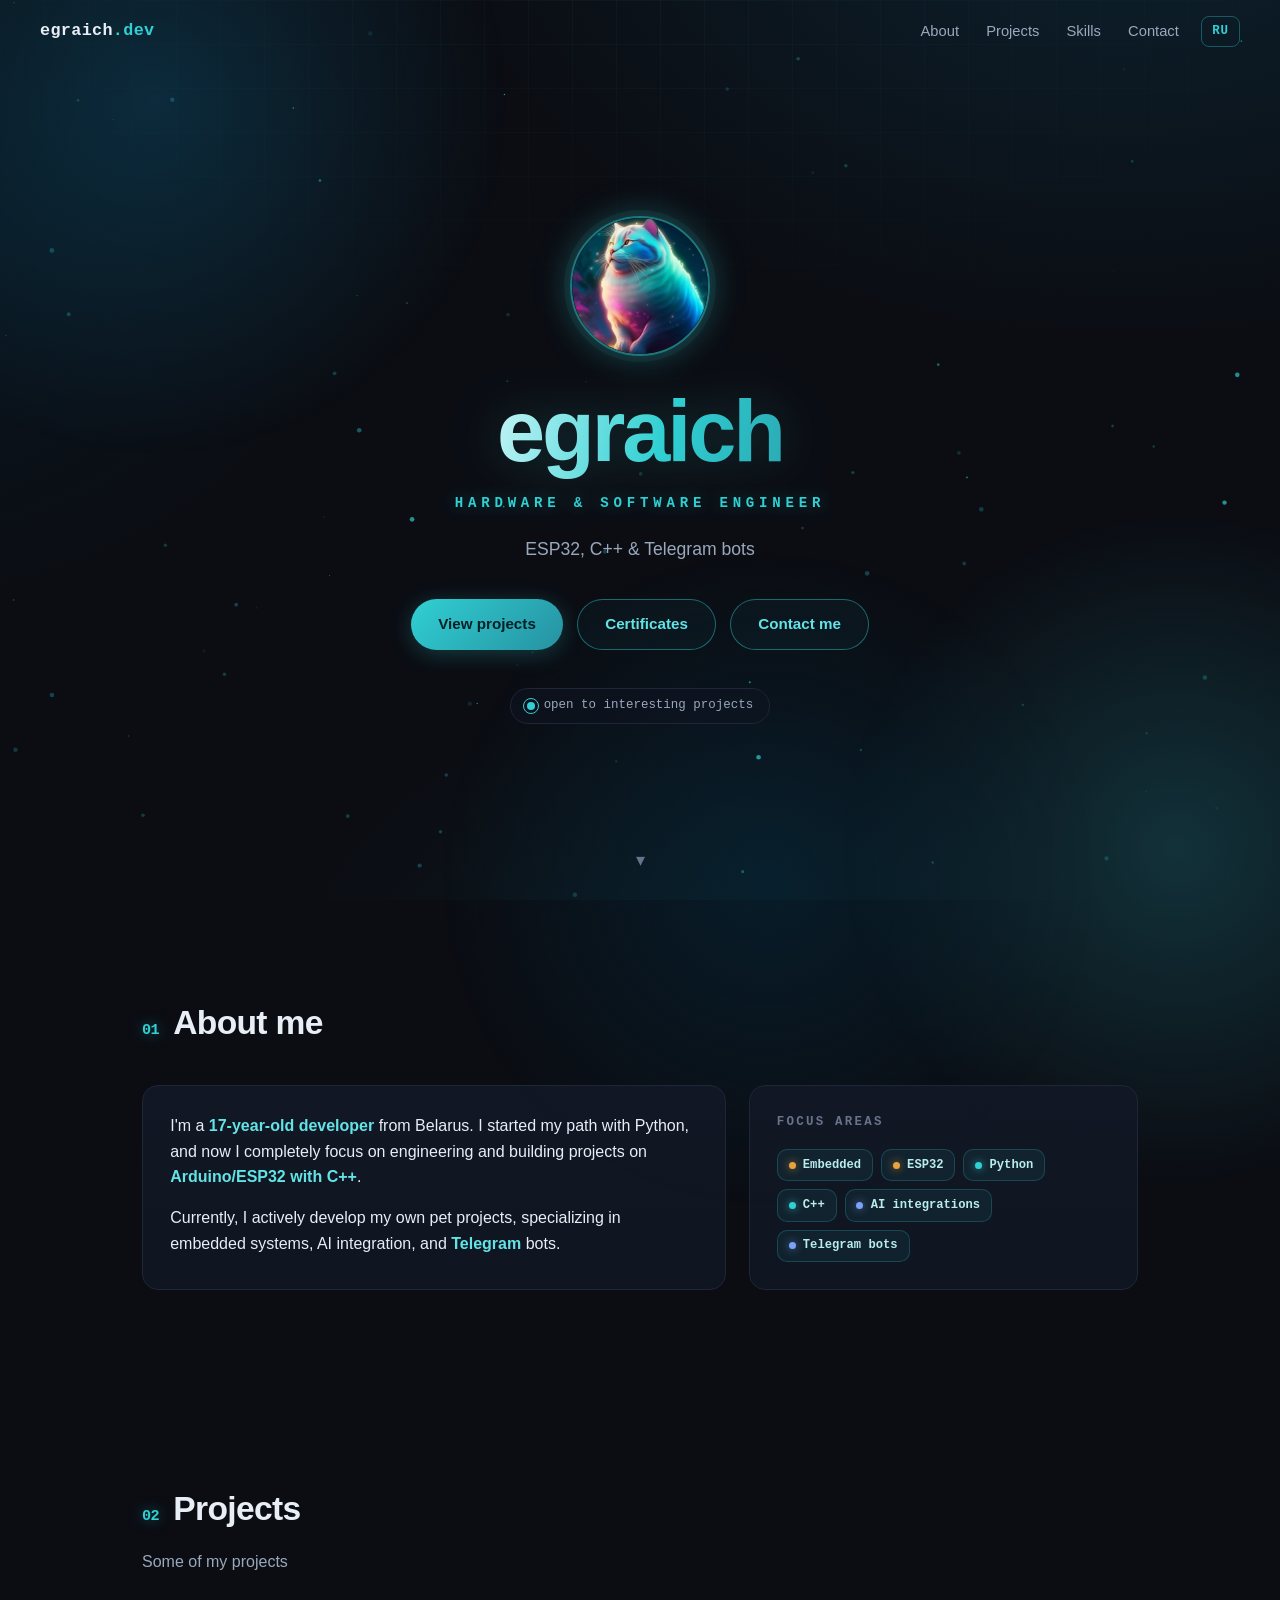
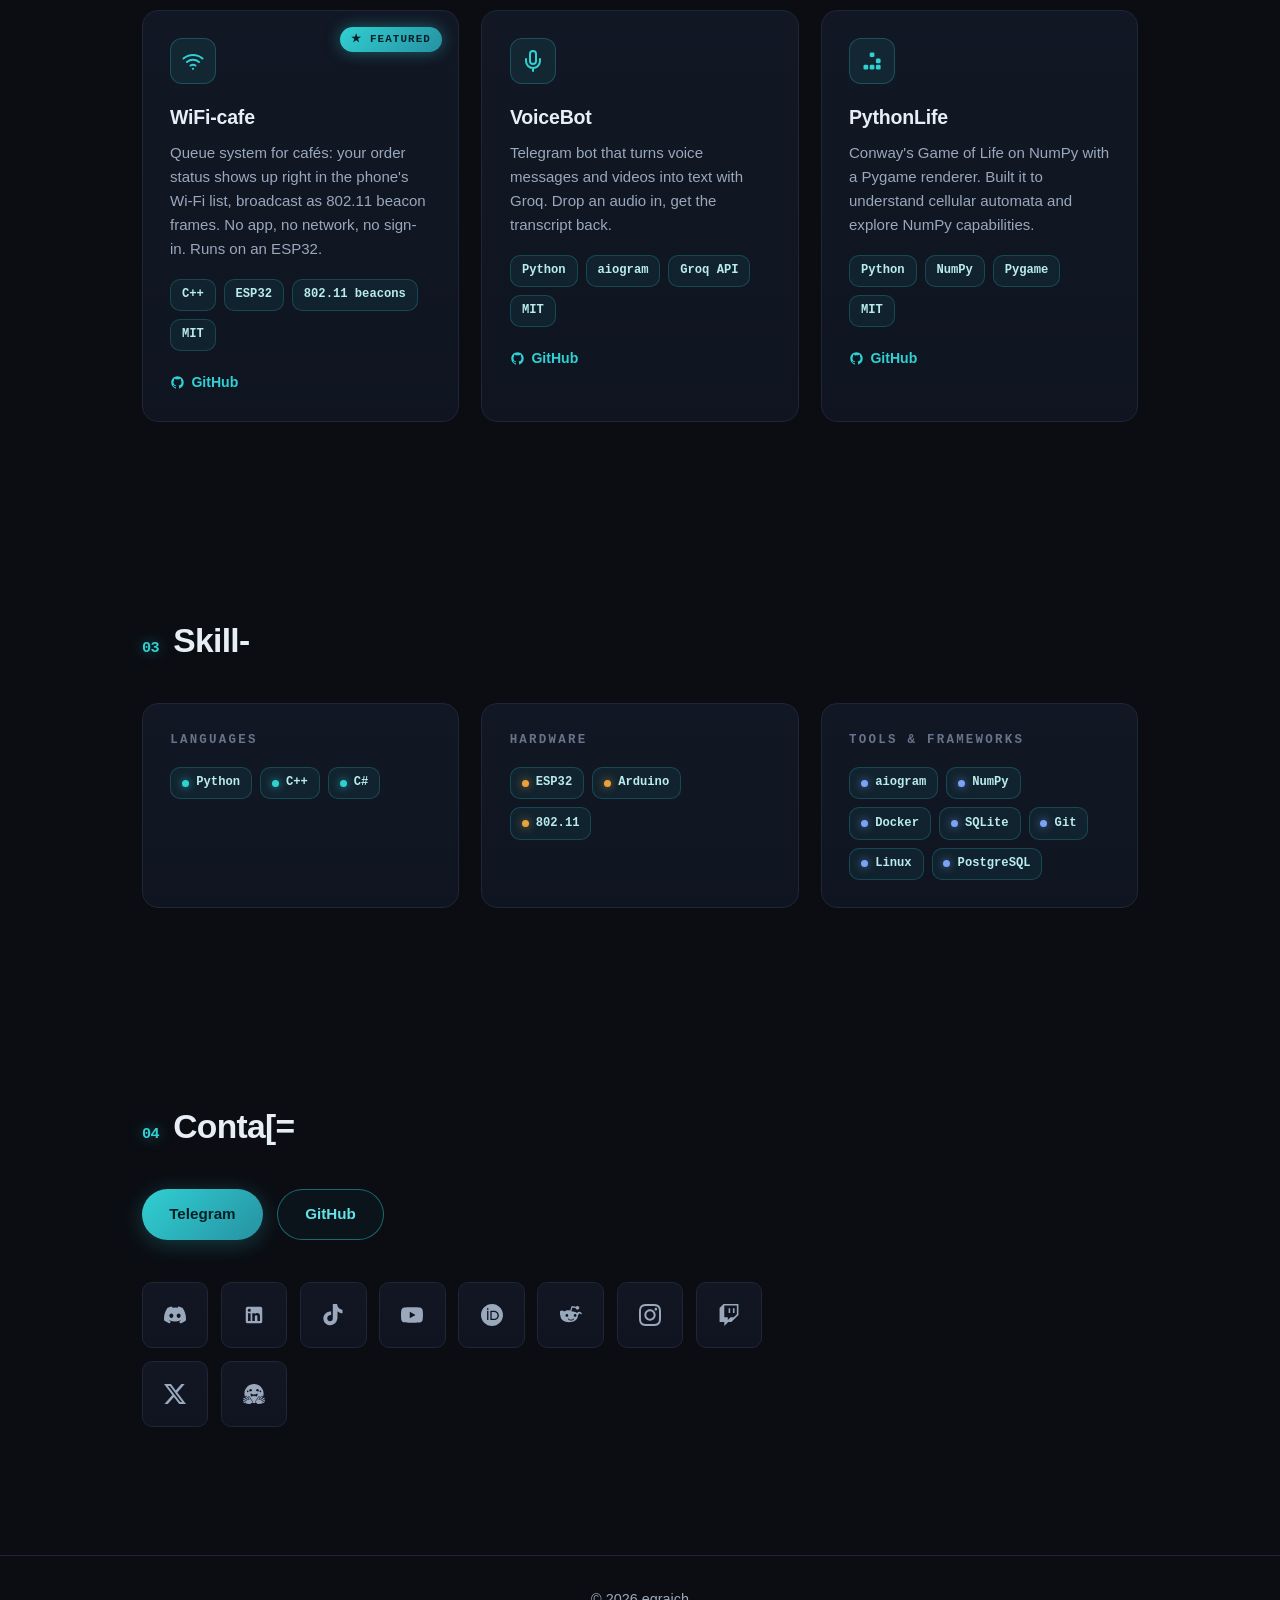
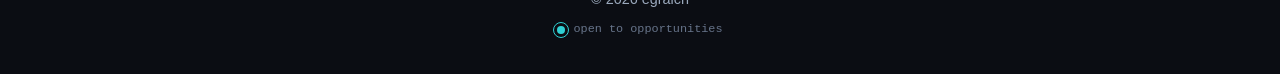
<file: index.html>
<!DOCTYPE html>
<html lang="en">
<head>
  <meta charset="UTF-8">
  <meta name="viewport" content="width=device-width, initial-scale=1.0">
  <title>egraich.dev</title>
  <meta name="description" content="Portfolio of egraich — hardware & embedded developer from Belarus. ESP32 and C++, Python bots, AI integrations.">
  <meta name="keywords" content="egraich, hardware engineer, embedded systems, ESP32, C++, Python, Belarus">
  <meta name="author" content="egraich">
  <meta name="theme-color" content="#0b0d13">

  <link rel="canonical" href="https://egraich.dev/">
  <link rel="alternate" hreflang="en" href="https://egraich.dev/">
  <link rel="alternate" hreflang="ru" href="https://egraich.dev/ru/">
  <link rel="alternate" hreflang="x-default" href="https://egraich.dev/">

  <link rel="icon" type="image/png" sizes="32x32" href="/favicon-32.png">
  <link rel="icon" type="image/png" sizes="192x192" href="/favicon-192.png">
  <link rel="apple-touch-icon" href="/apple-touch-icon.jpg">

  <meta property="og:title" content="egraich.dev">
  <meta property="og:description" content="Hardware & embedded developer from Belarus. ESP32 and C++, Python bots, AI integrations.">
  <meta property="og:image" content="https://egraich.dev/preview.jpg">
  <meta property="og:url" content="https://egraich.dev/">
  <meta property="og:type" content="website">
  <meta property="og:locale" content="en_US">
  <meta name="twitter:card" content="summary">

  <link rel="stylesheet" href="/style.css">
  <link rel="preload" as="image" href="/favicon-192.png">
  <script>
    (function () {
      document.documentElement.classList.add('js');
      try {
        if (!localStorage.getItem('lang') && /^ru\b/i.test(navigator.language || '')) {
          location.replace('/ru/');
        }
      } catch (e) { /* private mode — stay on EN */ }
    })();
  </script>
</head>
<body>
  <svg aria-hidden="true" style="position:absolute;width:0;height:0;overflow:hidden">
    <symbol id="i-github" viewBox="0 0 24 24"><path d="M12 2C6.477 2 2 6.477 2 12c0 4.42 2.865 8.166 6.839 9.489.5.092.682-.217.682-.48 0-.237-.008-.866-.013-1.7-2.782.603-3.369-1.34-3.369-1.34-.454-1.156-1.11-1.464-1.11-1.464-.908-.62.069-.608.069-.608 1.003.07 1.531 1.032 1.531 1.032.892 1.53 2.341 1.087 2.91.831.092-.646.35-1.086.636-1.336-2.22-.253-4.555-1.11-4.555-4.943 0-1.091.39-1.984 1.029-2.683-.103-.253-.446-1.27.098-2.647 0 0 .84-.269 2.75 1.025A9.564 9.564 0 0 1 12 6.844c.85.004 1.705.115 2.504.337 1.909-1.294 2.747-1.025 2.747-1.025.546 1.377.203 2.394.1 2.647.64.699 1.028 1.592 1.028 2.683 0 3.842-2.339 4.687-4.566 4.935.359.309.678.919.678 1.852 0 1.336-.012 2.415-.012 2.743 0 .267.18.577.688.479C19.138 20.164 22 16.418 22 12c0-5.523-4.477-10-10-10z"/></symbol>
  </svg>
  <div class="bg-wrap" aria-hidden="true">
    <div class="aurora"><i></i><i></i><i></i></div>
    <canvas id="bg"></canvas>
  </div>
  <div class="bg-grid" aria-hidden="true"></div>
  <div class="scroll-progress" aria-hidden="true"></div>

  <header class="site-header">
    <a class="logo" href="/">egraich<span class="logo-dot">.dev</span></a>
    <nav class="site-nav">
      <a href="#about">About</a>
      <a href="#projects">Projects</a>
      <a href="#skills">Skills</a>
      <a href="#contact">Contact</a>
    </nav>
    <a class="lang-switch" href="/ru/" data-lang="ru" title="Русская версия">RU</a>
  </header>

  <main>
    <section class="hero" id="top">
      <div class="hero-inner">
        <img class="hero-avatar" src="/favicon-192.png" alt="egraich avatar" width="104" height="104" fetchpriority="high">
        <h1 class="hero-name">egraich</h1>
        <p class="hero-role" data-decode>Hardware &amp; Software Engineer</p>
        <p class="hero-tag">ESP32, C++ & Telegram bots</p>
        <div class="hero-cta">
          <a href="#projects" class="btn btn-primary">View projects</a>
          <a href="/certs/" class="btn btn-ghost">Certificates</a>
          <a href="#contact" class="btn btn-ghost">Contact me</a>
        </div>
        <div class="hero-status"><span class="pulse"></span>open to interesting projects</div>
      </div>
      <a class="scroll-hint" href="#about" aria-label="Scroll down">▾</a>
    </section>

    <section id="about" class="section">
      <h2 class="section-title reveal" data-decode><span class="num">01</span>About me</h2>
      <div class="about-grid">
        <div class="card about-bio reveal">
          <p>I'm a <strong><span data-age>16</span>-year-old developer</strong> from Belarus. I started my path with Python, and now I completely focus on engineering and building projects on <strong>Arduino/ESP32 with C++</strong>.</p>
          <p>Currently, I actively develop my own pet projects, specializing in embedded systems, AI integration, and <strong>Telegram</strong> bots.</p>
        </div>
        <div class="card about-stack reveal d1">
          <h3>Focus areas</h3>
          <div class="chip-row">
            <span class="chip"><span class="dot dot-hw"></span>Embedded</span>
            <span class="chip"><span class="dot dot-hw"></span>ESP32</span>
            <span class="chip"><span class="dot dot-lang"></span>Python</span>
            <span class="chip"><span class="dot dot-lang"></span>C++</span>
            <span class="chip"><span class="dot dot-sw"></span>AI integrations</span>
            <span class="chip"><span class="dot dot-sw"></span>Telegram bots</span>
          </div>
        </div>
      </div>
    </section>

    <section id="projects" class="section">
      <h2 class="section-title reveal" data-decode><span class="num">02</span>Projects</h2>
      <p class="section-sub reveal">Some of my projects</p>
      <div class="projects-grid">

        <article class="card project-card tilt reveal">
          <span class="project-featured">★ Featured</span>
          <div class="tilt-inner">
            <div class="project-icon" aria-hidden="true">
              <svg viewBox="0 0 24 24" fill="none" stroke="currentColor" stroke-width="2" stroke-linecap="round"><path d="M2.5 9.5a14.5 14.5 0 0 1 19 0"/><path d="M6 13a9.5 9.5 0 0 1 12 0"/><path d="M9.5 16.5a4.8 4.8 0 0 1 5 0"/><circle cx="12" cy="19.8" r="1.1" fill="currentColor" stroke="none"/></svg>
            </div>
            <h3 class="project-title"><a href="https://github.com/egraich/WiFi-cafe" target="_blank" rel="noopener">WiFi-cafe</a></h3>
            <p class="project-desc">Queue system for cafés: your order status shows up right in the phone's Wi-Fi list, broadcast as 802.11 beacon frames. No app, no network, no sign-in. Runs on an ESP32.</p>
            <div class="chip-row">
              <span class="chip">C++</span>
              <span class="chip">ESP32</span>
              <span class="chip">802.11 beacons</span>
              <span class="chip">MIT</span>
            </div>
            <div class="project-links">
              <a class="project-link" href="https://github.com/egraich/WiFi-cafe" target="_blank" rel="noopener">
                <svg viewBox="0 0 24 24" aria-hidden="true"><use href="#i-github"></use></svg>
                GitHub
              </a>
            </div>
          </div>
          <div class="tilt-glare" aria-hidden="true"></div>
        </article>

        <article class="card project-card tilt reveal d1">
          <div class="tilt-inner">
            <div class="project-icon" aria-hidden="true">
              <svg viewBox="0 0 24 24" fill="none" stroke="currentColor" stroke-width="2" stroke-linecap="round" stroke-linejoin="round"><path d="M12 2a3 3 0 0 0-3 3v7a3 3 0 0 0 6 0V5a3 3 0 0 0-3-3z"/><path d="M19 10v2a7 7 0 0 1-14 0v-2"/><path d="M12 19v3"/></svg>
            </div>
            <h3 class="project-title"><a href="https://github.com/egraich/VoiceBot" target="_blank" rel="noopener">VoiceBot</a></h3>
            <p class="project-desc">Telegram bot that turns voice messages and videos into text with Groq. Drop an audio in, get the transcript back.</p>
            <div class="chip-row">
              <span class="chip">Python</span>
              <span class="chip">aiogram</span>
              <span class="chip">Groq API</span>
              <span class="chip">MIT</span>
            </div>
            <div class="project-links">
              <a class="project-link" href="https://github.com/egraich/VoiceBot" target="_blank" rel="noopener">
                <svg viewBox="0 0 24 24" aria-hidden="true"><use href="#i-github"></use></svg>
                GitHub
              </a>
            </div>
          </div>
          <div class="tilt-glare" aria-hidden="true"></div>
        </article>

        <article class="card project-card tilt reveal d2">
          <div class="tilt-inner">
            <div class="project-icon" aria-hidden="true">
              <svg viewBox="0 0 24 24" fill="currentColor"><rect x="9.7" y="3.4" width="4.7" height="4.7" rx="1.3"/><rect x="15.9" y="9.6" width="4.7" height="4.7" rx="1.3"/><rect x="3.5" y="15.8" width="4.7" height="4.7" rx="1.3"/><rect x="9.7" y="15.8" width="4.7" height="4.7" rx="1.3"/><rect x="15.9" y="15.8" width="4.7" height="4.7" rx="1.3"/></svg>
            </div>
            <h3 class="project-title"><a href="https://github.com/egraich/PythonLife" target="_blank" rel="noopener">PythonLife</a></h3>
            <p class="project-desc">Conway's Game of Life on NumPy with a Pygame renderer. Built it to understand cellular automata and explore NumPy capabilities.</p>
            <div class="chip-row">
              <span class="chip">Python</span>
              <span class="chip">NumPy</span>
              <span class="chip">Pygame</span>
              <span class="chip">MIT</span>
            </div>
            <div class="project-links">
              <a class="project-link" href="https://github.com/egraich/PythonLife" target="_blank" rel="noopener">
                <svg viewBox="0 0 24 24" aria-hidden="true"><use href="#i-github"></use></svg>
                GitHub
              </a>
            </div>
          </div>
          <div class="tilt-glare" aria-hidden="true"></div>
        </article>

      </div>
    </section>

    <section id="skills" class="section">
      <h2 class="section-title reveal" data-decode><span class="num">03</span>Skills</h2>
      <div class="skills-grid">
        <div class="card skill-group reveal">
          <h3>Languages</h3>
          <div class="chip-row">
            <span class="chip"><span class="dot dot-lang"></span>Python</span>
            <span class="chip"><span class="dot dot-lang"></span>C++</span>
            <span class="chip"><span class="dot dot-lang"></span>C#</span>
          </div>
        </div>
        <div class="card skill-group reveal d1">
          <h3>Hardware</h3>
          <div class="chip-row">
            <span class="chip"><span class="dot dot-hw"></span>ESP32</span>
            <span class="chip"><span class="dot dot-hw"></span>Arduino</span>
            <span class="chip"><span class="dot dot-hw"></span>802.11</span>
          </div>
        </div>
        <div class="card skill-group reveal d2">
          <h3>Tools &amp; frameworks</h3>
          <div class="chip-row">
            <span class="chip"><span class="dot dot-sw"></span>aiogram</span>
            <span class="chip"><span class="dot dot-sw"></span>NumPy</span>
            <span class="chip"><span class="dot dot-sw"></span>Docker</span>
            <span class="chip"><span class="dot dot-sw"></span>SQLite</span>
            <span class="chip"><span class="dot dot-sw"></span>Git</span>
            <span class="chip"><span class="dot dot-sw"></span>Linux</span>
            <span class="chip"><span class="dot dot-sw"></span>PostgreSQL</span>
          </div>
        </div>
      </div>
    </section>

    <section id="contact" class="section">
      <h2 class="section-title reveal" data-decode><span class="num">04</span>Contact</h2>
      <div class="contact-actions reveal">
        <a class="btn btn-primary" href="https://egrai.ch/tg" target="_blank" rel="noopener nofollow">Telegram</a>
        <a class="btn btn-ghost" href="https://egrai.ch/gh" target="_blank" rel="noopener">GitHub</a>
      </div>
      <div class="social-grid reveal d1">
        <a class="social-item" href="https://egrai.ch/ds" target="_blank" rel="noopener nofollow" title="Discord" aria-label="Discord">
          <svg viewBox="0 0 24 24"><path d="M20.317 4.37a19.791 19.791 0 0 0-4.885-1.515.074.074 0 0 0-.079.037c-.21.375-.444.864-.608 1.25a18.27 18.27 0 0 0-5.487 0 12.64 12.64 0 0 0-.617-1.25.077.077 0 0 0-.079-.037A19.736 19.736 0 0 0 3.677 4.37a.07.07 0 0 0-.032.027C.533 9.046-.32 13.58.099 18.057a.082.082 0 0 0 .031.057 19.9 19.9 0 0 0 5.993 3.03.078.078 0 0 0 .084-.028c.462-.63.874-1.295 1.226-1.994.021-.041.001-.09-.041-.106a13.094 13.094 0 0 1-1.873-.894.077.077 0 0 1-.008-.128c.126-.093.252-.19.372-.287a.075.075 0 0 1 .077-.011c3.92 1.793 8.18 1.793 12.061 0a.073.073 0 0 1 .078.009c.12.099.246.195.373.289a.077.077 0 0 1-.006.127 12.298 12.298 0 0 1-1.873.894.077.077 0 0 0-.041.107c.36.698.772 1.362 1.225 1.993a.076.076 0 0 0 .084.028 19.839 19.839 0 0 0 6.002-3.03.077.077 0 0 0 .032-.054c.5-5.177-.838-9.674-3.549-13.66a.061.061 0 0 0-.031-.03zM8.02 15.33c-1.183 0-2.157-1.085-2.157-2.419 0-1.333.956-2.419 2.156-2.419 1.21 0 2.176 1.096 2.157 2.42 0 1.333-.956 2.418-2.156 2.418zm7.975 0c-1.183 0-2.157-1.085-2.157-2.419 0-1.333.955-2.419 2.156-2.419 1.21 0 2.176 1.096 2.157 2.42 0 1.333-.946 2.418-2.156 2.418z"/></svg>
        </a>
        <a class="social-item" href="https://egrai.ch/in" target="_blank" rel="noopener" title="LinkedIn" aria-label="LinkedIn">
          <svg viewBox="0 0 24 24"><path d="M19 3a2 2 0 0 1 2 2v14a2 2 0 0 1-2 2H5a2 2 0 0 1-2-2V5a2 2 0 0 1 2-2h14m-.5 15.5v-5.3a3.26 3.26 0 0 0-3.26-3.26c-.85 0-1.84.52-2.32 1.3v-1.11h-2.79v8.37h2.79v-4.93c0-.77.62-1.4 1.39-1.4a1.4 1.4 0 0 1 1.4 1.4v4.93h2.79M6.88 8.56a1.68 1.68 0 0 0 1.68-1.68c0-.93-.75-1.69-1.68-1.69a1.69 1.69 0 0 0-1.69 1.69c0 .93.76 1.68 1.69 1.68m1.39 9.94v-8.37H5.5v8.37h2.77z"/></svg>
        </a>
        <a class="social-item" href="https://egrai.ch/tt" target="_blank" rel="noopener nofollow" title="TikTok" aria-label="TikTok">
          <svg viewBox="0 0 24 24"><path d="M12.525.02c1.31-.01 2.61-.01 3.91-.01.08 1.53.63 3.02 1.61 4.2 1.13 1.2 2.69 1.94 4.31 2.12v3.83c-1.92-.02-3.77-.73-5.23-1.97-.08-.07-.15-.14-.22-.22v6.6c.03 2.14-.73 4.24-2.13 5.86-1.54 1.76-3.83 2.76-6.14 2.71-2.93-.05-5.64-1.89-6.68-4.63-1.18-3.13-.15-6.73 2.51-8.73 1.57-1.18 3.53-1.75 5.51-1.57v3.91c-1.18-.19-2.4.21-3.23 1.07-.86.91-1.18 2.22-.84 3.42.36 1.22 1.48 2.09 2.76 2.13 1.47.04 2.82-1.02 3.06-2.48.06-.31.07-.63.07-.94V.02z"/></svg>
        </a>
        <a class="social-item" href="https://egrai.ch/yt" target="_blank" rel="noopener" title="YouTube" aria-label="YouTube">
          <svg viewBox="0 0 24 24"><path d="M23.498 6.163a3.003 3.003 0 0 0-2.11-2.11C19.517 3.545 12 3.545 12 3.545s-7.516 0-9.387.507a3.003 3.003 0 0 0-2.11 2.11C0 8.033 0 12 0 12s0 3.967.502 5.837a3.003 3.003 0 0 0 2.11 2.11c1.871.507 9.387.507 9.387.507s7.517 0 9.387-.507a3.003 3.003 0 0 0 2.11-2.11C24 15.967 24 12 24 12s0-3.967-.502-5.837zM9.545 15.568V8.432L15.818 12l-6.273 3.568z"/></svg>
        </a>
        <a class="social-item" href="https://egrai.ch/orcid" target="_blank" rel="noopener" title="ORCID" aria-label="ORCID">
          <svg viewBox="0 0 24 24"><path d="M12 0C5.372 0 0 5.372 0 12s5.372 12 12 12 12-5.372 12-12S18.628 0 12 0zM7.369 4.378c.525 0 .947.431.947.947s-.422.947-.947.947a.95.95 0 0 1-.947-.947c0-.525.422-.947.947-.947zm-.722 3.038h1.444v10.041H6.647V7.416zm3.562 0h3.9c3.712 0 5.344 2.653 5.344 5.025 0 2.578-2.016 5.025-5.325 5.025h-3.919V7.416zm1.444 1.303v7.444h2.297c3.272 0 4.022-2.484 4.022-3.722 0-2.016-1.284-3.722-4.097-3.722h-2.222z"/></svg>
        </a>                  
        <a class="social-item" href="https://egrai.ch/rd" target="_blank" rel="noopener nofollow" title="Reddit" aria-label="Reddit">
          <svg viewBox="0 0 24 24"><path d="M24 11.5c0-1.65-1.35-3-3-3-.96 0-1.86.48-2.42 1.24-1.64-1-3.85-1.64-6.29-1.72l1.35-4.24 3.71.79c.05.89.79 1.6 1.69 1.6 1.1 0 2-1 2-2.12s-.88-2-2-2c-.74 0-1.38.4-1.72 1l-4.14-.89a.48.48 0 0 0-.55.29l-1.5 4.7C8.61 6.55 6.33 7.2 4.65 8.23c-.56-.75-1.45-1.23-2.41-1.23-1.66 0-3 1.35-3 3 0 1.03.53 1.93 1.32 2.48-.04.23-.07.47-.07.71 0 3.73 4.25 6.75 9.5 6.75s9.5-3 9.5-6.75c0-.24-.03-.47-.07-.71.8-.55 1.33-1.45 1.33-2.48zM7.5 14c-.83 0-1.5-.67-1.5-1.5s.67-1.5 1.5-1.5 1.5.67 1.5 1.5-.67 1.5-1.5 1.5zm9 0c-.83 0-1.5-.67-1.5-1.5s.67-1.5 1.5-1.5 1.5.67 1.5 1.5-.67 1.5-1.5 1.5zm-1.23 2.31c-.6 1.14-2.09 1.69-3.27 1.69s-2.67-.55-3.27-1.69a.38.38 0 1 1 .67-.36c.46.87 1.66 1.3 2.6 1.3s2.14-.43 2.6-1.3a.38.38 0 0 1 .67.36z"/></svg>
        </a>        
        <a class="social-item" href="https://egrai.ch/ig" target="_blank" rel="noopener nofollow" title="Instagram" aria-label="Instagram">
          <svg viewBox="0 0 24 24"><path d="M12 0C8.74 0 8.333.015 7.053.072 5.775.132 4.905.333 4.14.63c-.789.306-1.459.717-2.126 1.384S.935 3.35.63 4.14C.333 4.905.131 5.775.072 7.053.012 8.333 0 8.74 0 12s.015 3.667.072 4.947c.06 1.277.261 2.148.558 2.913.306.788.717 1.459 1.384 2.126.667.666 1.336 1.079 2.126 1.384.766.296 1.636.499 2.913.558C8.333 23.988 8.74 24 12 24s3.667-.015 4.947-.072c1.277-.06 2.148-.262 2.913-.558.788-.306 1.459-.718 2.126-1.384.666-.667 1.079-1.335 1.384-2.126.296-.765.499-1.636.558-2.913.06-1.28.072-1.687.072-4.947s-.015-3.667-.072-4.947c-.06-1.277-.262-2.149-.558-2.913-.306-.789-.718-1.459-1.384-2.126C21.319 1.347 20.651.935 19.86.63c-.765-.297-1.636-.499-2.913-.558C15.667.012 15.26 0 12 0zm0 2.16c3.203 0 3.585.016 4.85.071 1.17.055 1.805.249 2.227.415.562.217.96.477 1.382.896.419.42.679.819.896 1.381.164.422.36 1.057.413 2.227.057 1.266.07 1.646.07 4.85s-.015 3.585-.074 4.85c-.061 1.17-.256 1.805-.421 2.227-.224.562-.479.96-.899 1.382-.419.419-.824.679-1.38.896-.42.164-1.065.36-2.235.413-1.274.057-1.649.07-4.859.07-3.211 0-3.586-.015-4.859-.074-1.171-.061-1.816-.256-2.236-.421-.569-.224-.96-.479-1.379-.899-.421-.419-.69-.824-.9-1.38-.165-.42-.359-1.065-.42-2.235-.045-1.26-.061-1.649-.061-4.844 0-3.196.016-3.586.061-4.861.061-1.17.255-1.814.42-2.234.21-.57.479-.96.9-1.381.419-.419.81-.689 1.379-.898.42-.166 1.051-.361 2.221-.421 1.275-.045 1.65-.06 4.859-.06zm0 3.678c-3.405 0-6.162 2.76-6.162 6.162 0 3.405 2.76 6.162 6.162 6.162 3.405 0 6.162-2.76 6.162-6.162 0-3.405-2.76-6.162-6.162-6.162zM12 16c-2.21 0-4-1.79-4-4s1.79-4 4-4 4 1.79 4 4-1.79 4-4 4zm7.846-10.405c0 .795-.646 1.44-1.44 1.44-.795 0-1.44-.646-1.44-1.44 0-.794.646-1.439 1.44-1.439.793-.001 1.44.645 1.44 1.439z"/></svg>
        </a>      
        <a class="social-item" href="https://egrai.ch/tv" target="_blank" rel="noopener nofollow" title="Twitch" aria-label="Twitch">
          <svg viewBox="0 0 24 24"><path d="M11.571 4.714h1.715v5.143H11.57zm4.715 0H18v5.143h-1.714zM6 0 1.714 4.286v15.428h5.143V24l4.286-4.286h3.428L22.286 12V0zm14.571 11.143-3.428 3.428h-3.429l-3 3v-3H6.857V1.714h13.714z"/></svg>
        </a>       
        <a class="social-item" href="https://egrai.ch/x" target="_blank" rel="noopener" title="X (Twitter)" aria-label="X">
          <svg viewBox="0 0 24 24"><path d="M18.901 1.153h3.68l-8.04 9.19L24 22.846h-7.406l-5.8-7.584-6.638 7.584H.474l8.6-9.83L0 1.154h7.594l5.243 6.932ZM17.61 20.644h2.039L6.486 3.24H4.298Z"/></svg>
        </a>
        <a class="social-item" href="https://egrai.ch/hf" target="_blank" rel="noopener" title="Hugging Face" aria-label="Hugging Face">
          <svg viewBox="0 0 24 24"><path d="M12.025 1.13c-5.77 0-10.449 4.647-10.449 10.378c0 1.112.178 2.181.503 3.185c.064-.222.203-.444.416-.577a.96.96 0 0 1 .524-.15c.293 0 .584.124.84.284c.278.173.48.408.71.694c.226.282.458.611.684.951v-.014c.017-.324.106-.622.264-.874s.403-.487.762-.543c.3-.047.596.06.787.203s.31.313.4.467c.15.257.212.468.233.542c.01.026.653 1.552 1.657 2.54c.616.605 1.01 1.223 1.082 1.912c.055.537-.096 1.059-.38 1.572c.637.121 1.294.187 1.967.187c.657 0 1.298-.063 1.921-.178c-.287-.517-.44-1.041-.384-1.581c.07-.69.465-1.307 1.081-1.913c1.004-.987 1.647-2.513 1.657-2.539c.021-.074.083-.285.233-.542c.09-.154.208-.323.4-.467a1.08 1.08 0 0 1 .787-.203c.359.056.604.29.762.543s.247.55.265.874v.015c.225-.34.457-.67.683-.952c.23-.286.432-.52.71-.694c.257-.16.547-.284.84-.285a.97.97 0 0 1 .524.151c.228.143.373.388.43.625l.006.04a10.3 10.3 0 0 0 .534-3.273c0-5.731-4.678-10.378-10.449-10.378M8.327 6.583a1.5 1.5 0 0 1 .713.174a1.487 1.487 0 0 1 .617 2.013c-.183.343-.762-.214-1.102-.094c-.38.134-.532.914-.917.71a1.487 1.487 0 0 1 .69-2.803m7.486 0a1.487 1.487 0 0 1 .689 2.803c-.385.204-.536-.576-.916-.71c-.34-.12-.92.437-1.103.094a1.487 1.487 0 0 1 .617-2.013a1.5 1.5 0 0 1 .713-.174m-10.68 1.55a.96.96 0 1 1 0 1.921a.96.96 0 0 1 0-1.92m13.838 0a.96.96 0 1 1 0 1.92a.96.96 0 0 1 0-1.92M8.489 11.458c.588.01 1.965 1.157 3.572 1.164c1.607-.007 2.984-1.155 3.572-1.164c.196-.003.305.12.305.454c0 .886-.424 2.328-1.563 3.202c-.22-.756-1.396-1.366-1.63-1.32q-.011.001-.02.006l-.044.026l-.01.008l-.03.024q-.018.017-.035.036l-.032.04a1 1 0 0 0-.058.09l-.014.025q-.049.088-.11.19a1 1 0 0 1-.083.116a1.2 1.2 0 0 1-.173.18q-.035.029-.075.058a1.3 1.3 0 0 1-.251-.243a1 1 0 0 1-.076-.107c-.124-.193-.177-.363-.337-.444c-.034-.016-.104-.008-.2.022q-.094.03-.216.087q-.06.028-.125.063l-.13.074q-.067.04-.136.086a3 3 0 0 0-.135.096a3 3 0 0 0-.26.219a2 2 0 0 0-.12.121a2 2 0 0 0-.106.128l-.002.002a2 2 0 0 0-.09.132l-.001.001a1.2 1.2 0 0 0-.105.212q-.013.036-.024.073c-1.139-.875-1.563-2.317-1.563-3.203c0-.334.109-.457.305-.454m.836 10.354c.824-1.19.766-2.082-.365-3.194c-1.13-1.112-1.789-2.738-1.789-2.738s-.246-.945-.806-.858s-.97 1.499.202 2.362c1.173.864-.233 1.45-.685.64c-.45-.812-1.683-2.896-2.322-3.295s-1.089-.175-.938.647s2.822 2.813 2.562 3.244s-1.176-.506-1.176-.506s-2.866-2.567-3.49-1.898s.473 1.23 2.037 2.16c1.564.932 1.686 1.178 1.464 1.53s-3.675-2.511-4-1.297c-.323 1.214 3.524 1.567 3.287 2.405c-.238.839-2.71-1.587-3.216-.642c-.506.946 3.49 2.056 3.522 2.064c1.29.33 4.568 1.028 5.713-.624m5.349 0c-.824-1.19-.766-2.082.365-3.194c1.13-1.112 1.789-2.738 1.789-2.738s.246-.945.806-.858s.97 1.499-.202 2.362c-1.173.864.233 1.45.685.64c.451-.812 1.683-2.896 2.322-3.295s1.089-.175.938.647s-2.822 2.813-2.562 3.244s1.176-.506 1.176-.506s2.866-2.567 3.49-1.898s-.473 1.23-2.037 2.16c-1.564.932-1.686 1.178-1.464 1.53s3.675-2.511 4-1.297c.323 1.214-3.524 1.567-3.287 2.405c.238.839 2.71-1.587 3.216-.642c.506.946-3.49 2.056-3.522 2.064c-1.29.33-4.568 1.028-5.713-.624"/></svg>
        </a>
        </a>
      </div>
    </section>
  </main>

  <footer class="site-footer">
    <div class="footer-inner">
      <p class="footer-copy">&copy; <span id="year"></span> egraich</p>
      <p class="footer-status"><span class="pulse"></span>open to opportunities</p>
    </div>
  </footer>

  <div class="cursor-ring" aria-hidden="true"></div>
  <div class="cursor-dot" aria-hidden="true"></div>

  <script src="/main.js" defer></script>
</body>
</html>
</file>
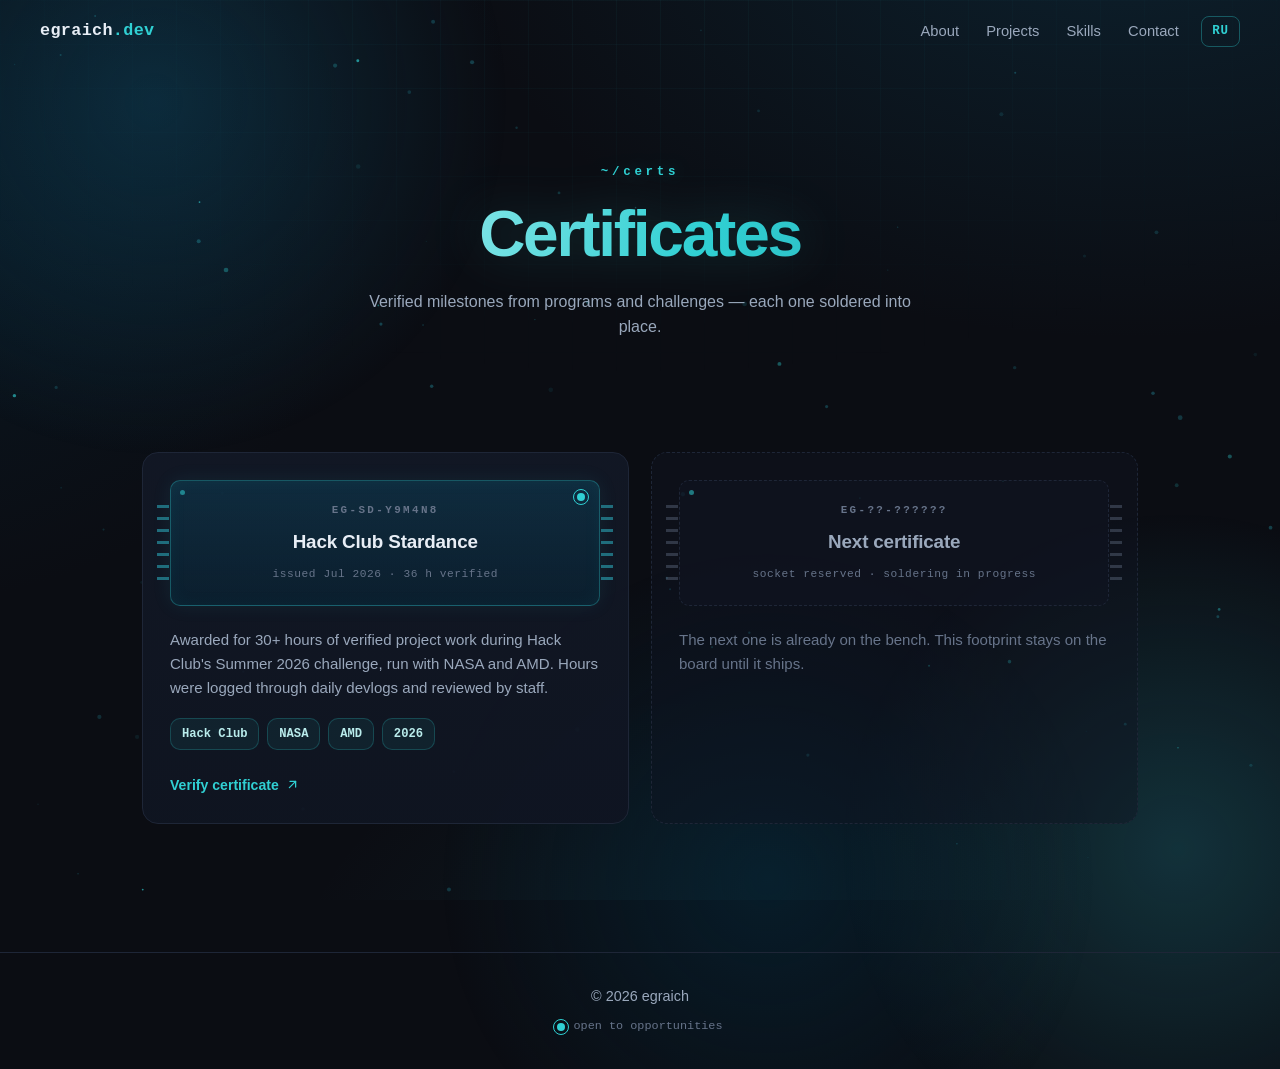
<file: certs/index.html>
<!DOCTYPE html>
<html lang="en">
<head>
  <meta charset="UTF-8">
  <meta name="viewport" content="width=device-width, initial-scale=1.0">
  <title>Certificates — egraich.dev</title>
  <meta name="description" content="Certificates of egraich — verified programs and challenges. Hack Club Stardance (with NASA & AMD) and more.">
  <meta name="author" content="egraich">
  <meta name="theme-color" content="#0b0d13">

  <link rel="canonical" href="https://egraich.dev/certs/">
  <link rel="alternate" hreflang="en" href="https://egraich.dev/certs/">
  <link rel="alternate" hreflang="ru" href="https://egraich.dev/ru/certs/">
  <link rel="alternate" hreflang="x-default" href="https://egraich.dev/certs/">

  <link rel="icon" type="image/png" sizes="32x32" href="/favicon-32.png">
  <link rel="icon" type="image/png" sizes="192x192" href="/favicon-192.png">
  <link rel="apple-touch-icon" href="/apple-touch-icon.jpg">

  <meta property="og:title" content="Certificates — egraich.dev">
  <meta property="og:description" content="Verified certificates: Hack Club Stardance (with NASA & AMD) and more.">
  <meta property="og:image" content="https://egraich.dev/preview.jpg">
  <meta property="og:url" content="https://egraich.dev/certs/">
  <meta property="og:type" content="website">
  <meta property="og:locale" content="en_US">
  <meta name="twitter:card" content="summary">

  <link rel="stylesheet" href="/style.css">
  <script>
    (function () {
      document.documentElement.classList.add('js');
      try {
        if (!localStorage.getItem('lang') && /^ru\b/i.test(navigator.language || '')) {
          location.replace('/ru/certs/');
        }
      } catch (e) { /* private mode — stay on EN */ }
    })();
  </script>
</head>
<body>
  <div class="bg-wrap" aria-hidden="true">
    <div class="aurora"><i></i><i></i><i></i></div>
    <canvas id="bg"></canvas>
  </div>
  <div class="bg-grid" aria-hidden="true"></div>
  <div class="scroll-progress" aria-hidden="true"></div>

  <header class="site-header">
    <a class="logo" href="/">egraich<span class="logo-dot">.dev</span></a>
    <nav class="site-nav">
      <a href="/#about">About</a>
      <a href="/#projects">Projects</a>
      <a href="/#skills">Skills</a>
      <a href="/#contact">Contact</a>
    </nav>
    <a class="lang-switch" href="/ru/certs/" data-lang="ru" title="Русская версия">RU</a>
  </header>

  <main>
    <section class="page-hero">
      <p class="page-kicker">~/certs</p>
      <h1 class="page-title" data-decode>Certificates</h1>
      <p class="page-sub">Verified milestones from programs and challenges — each one soldered into place.</p>
    </section>

    <section class="section">
      <div class="certs-grid">

        <article class="card cert-card tilt reveal">
          <div class="tilt-inner">
            <div class="cert-die">
              <span class="pulse cert-led" aria-hidden="true"></span>
              <span class="cert-pin1" aria-hidden="true"></span>
              <span class="cert-part">EG-SD-Y9M4N8</span>
              <h3 class="cert-name">Hack Club Stardance</h3>
              <span class="cert-date">issued Jul 2026 &middot; 36 h verified</span>
            </div>
            <p class="cert-desc">Awarded for 30+ hours of verified project work during Hack Club's Summer 2026 challenge, run with NASA and AMD. Hours were logged through daily devlogs and reviewed by staff.</p>
            <div class="chip-row">
              <span class="chip">Hack Club</span>
              <span class="chip">NASA</span>
              <span class="chip">AMD</span>
              <span class="chip">2026</span>
            </div>
            <div class="cert-links">
              <a class="project-link" href="https://stardance.hackclub.com/certificate?code=Y9M4N8" target="_blank" rel="noopener">
                Verify certificate
                <svg viewBox="0 0 24 24" fill="none" stroke="currentColor" stroke-width="2" stroke-linecap="round" stroke-linejoin="round" aria-hidden="true"><path d="M7 17 17 7"/><path d="M8 7h9v9"/></svg>
              </a>
            </div>
          </div>
          <div class="tilt-glare" aria-hidden="true"></div>
        </article>

        <article class="card cert-card cert-socket tilt reveal d1">
          <div class="tilt-inner">
            <div class="cert-die cert-die-socket">
              <span class="cert-pin1" aria-hidden="true"></span>
              <span class="cert-part">EG-??-??????</span>
              <h3 class="cert-name">Next certificate</h3>
              <span class="cert-date">socket reserved &middot; soldering in progress</span>
            </div>
            <p class="cert-desc">The next one is already on the bench. This footprint stays on the board until it ships.</p>
          </div>
          <div class="tilt-glare" aria-hidden="true"></div>
        </article>

      </div>
    </section>
  </main>

  <footer class="site-footer">
    <div class="footer-inner">
      <p class="footer-copy">&copy; <span id="year"></span> egraich</p>
      <p class="footer-status"><span class="pulse"></span>open to opportunities</p>
    </div>
  </footer>

  <div class="cursor-ring" aria-hidden="true"></div>
  <div class="cursor-dot" aria-hidden="true"></div>

  <script src="/main.js" defer></script>
</body>
</html>
</file>
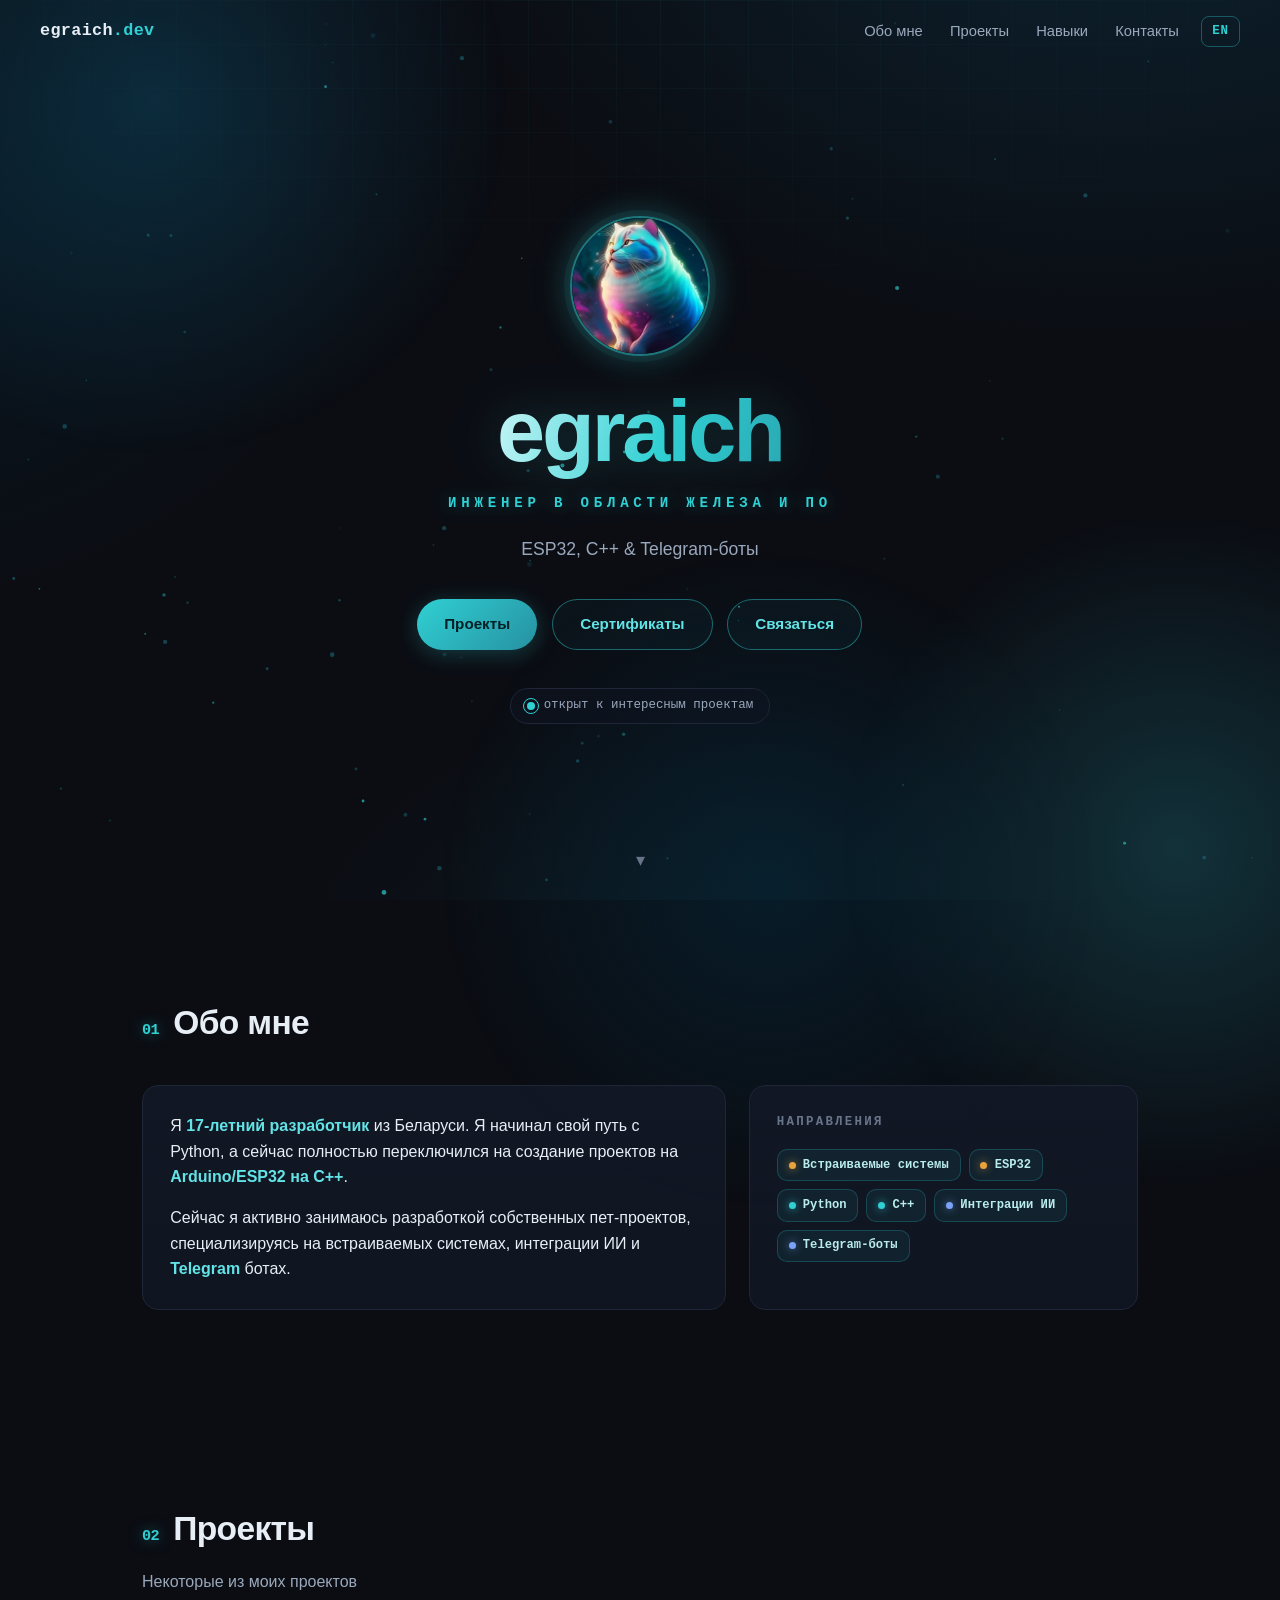
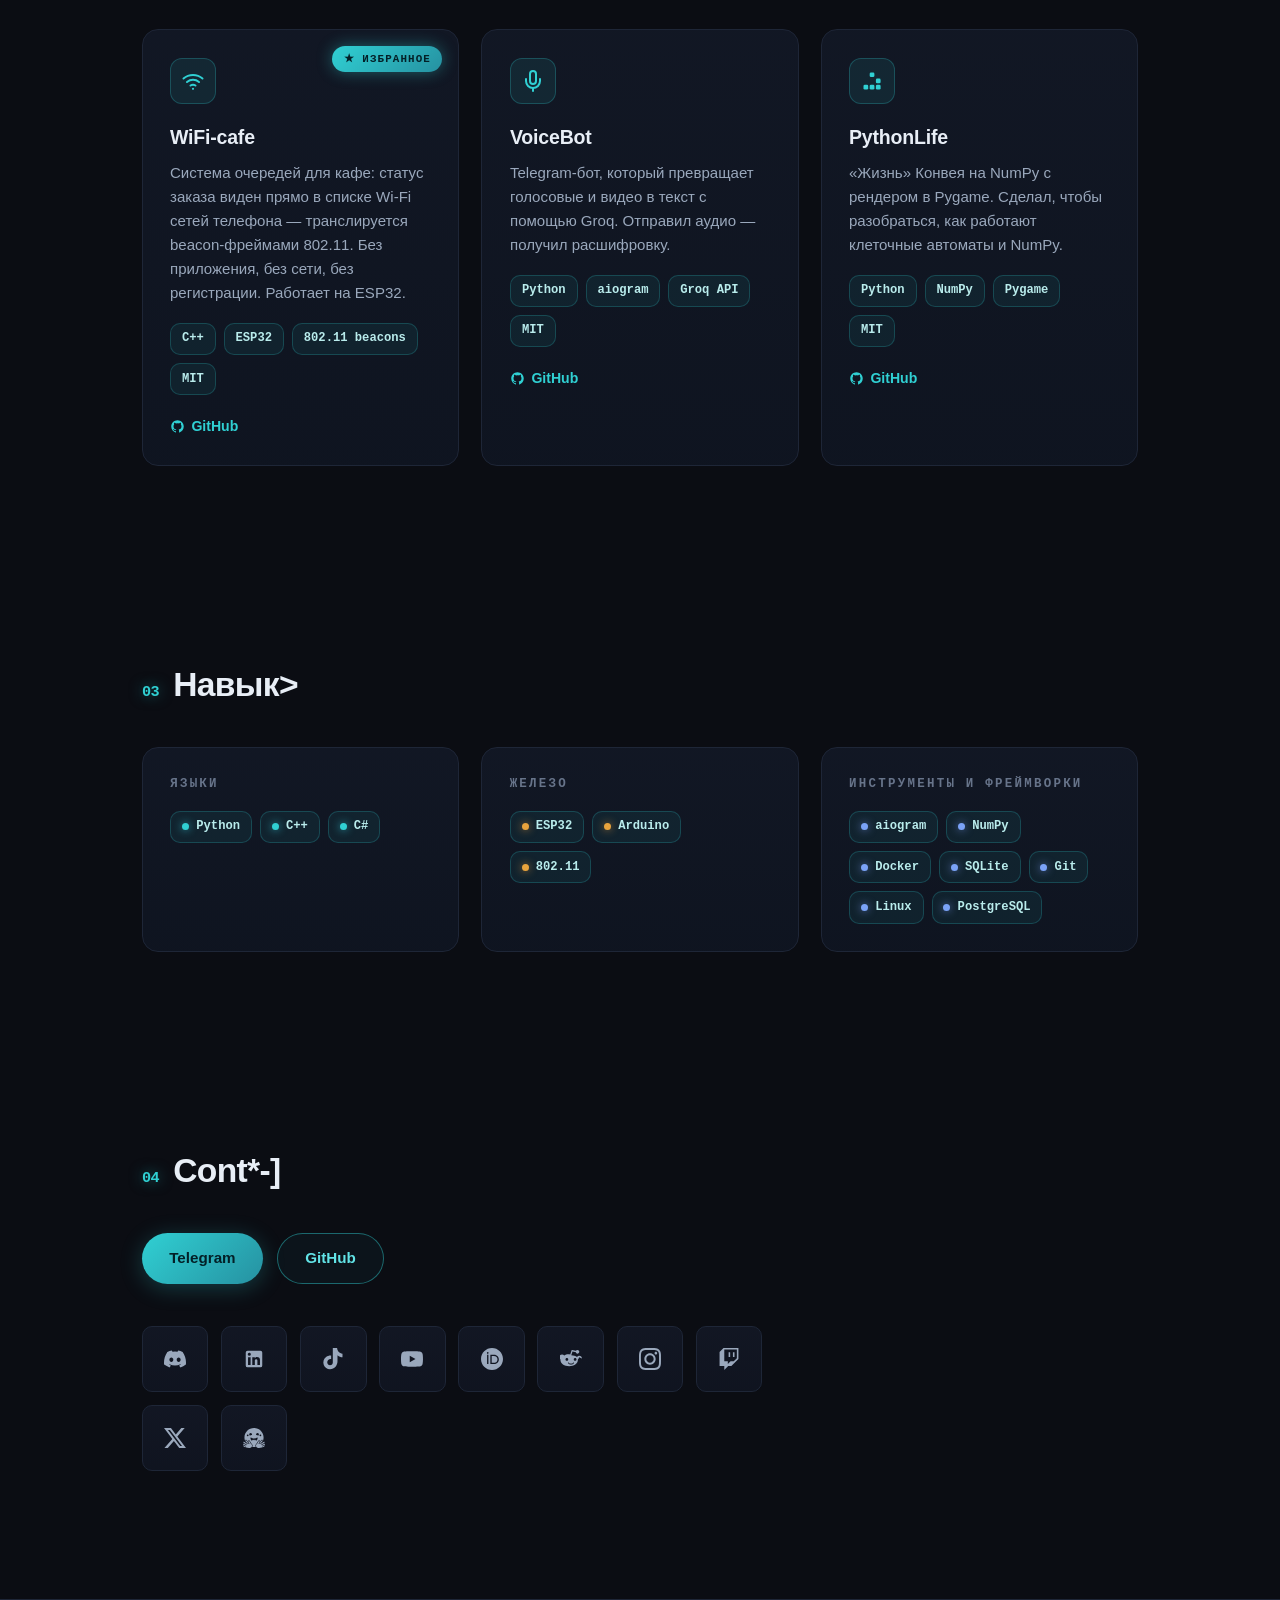
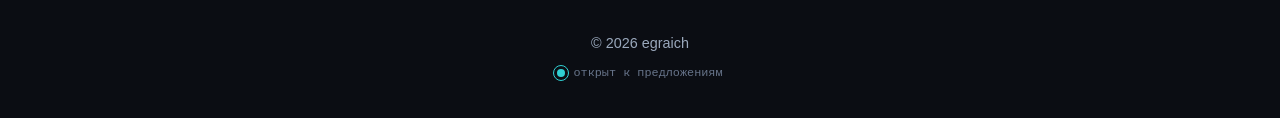
<file: ru/index.html>
<!DOCTYPE html>
<html lang="ru">
<head>
  <meta charset="UTF-8">
  <meta name="viewport" content="width=device-width, initial-scale=1.0">
  <title>egraich.dev</title>
  <meta name="description" content="Портфолио egraich — разработчик встраиваемых систем из Беларуси. ESP32 и C++, боты на Python, интеграции ИИ.">
  <meta name="keywords" content="egraich, embedded, ESP32, C++, Python, встраиваемые системы, Беларусь">
  <meta name="author" content="egraich">
  <meta name="theme-color" content="#0b0d13">

  <link rel="canonical" href="https://egraich.dev/ru/">
  <link rel="alternate" hreflang="en" href="https://egraich.dev/">
  <link rel="alternate" hreflang="ru" href="https://egraich.dev/ru/">
  <link rel="alternate" hreflang="x-default" href="https://egraich.dev/">

  <link rel="icon" type="image/png" sizes="32x32" href="/favicon-32.png">
  <link rel="icon" type="image/png" sizes="192x192" href="/favicon-192.png">
  <link rel="apple-touch-icon" href="/apple-touch-icon.jpg">

  <meta property="og:title" content="egraich.dev">
  <meta property="og:description" content="Разработчик встраиваемых систем из Беларуси. ESP32 и C++, боты на Python, интеграции ИИ.">
  <meta property="og:image" content="https://egraich.dev/preview.jpg">
  <meta property="og:url" content="https://egraich.dev/ru/">
  <meta property="og:type" content="website">
  <meta property="og:locale" content="ru_RU">
  <meta name="twitter:card" content="summary">

  <link rel="stylesheet" href="/style.css">
  <link rel="preload" as="image" href="/favicon-192.png">
  <script>document.documentElement.classList.add('js');</script>
</head>
<body>
  <svg aria-hidden="true" style="position:absolute;width:0;height:0;overflow:hidden">
    <symbol id="i-github" viewBox="0 0 24 24"><path d="M12 2C6.477 2 2 6.477 2 12c0 4.42 2.865 8.166 6.839 9.489.5.092.682-.217.682-.48 0-.237-.008-.866-.013-1.7-2.782.603-3.369-1.34-3.369-1.34-.454-1.156-1.11-1.464-1.11-1.464-.908-.62.069-.608.069-.608 1.003.07 1.531 1.032 1.531 1.032.892 1.53 2.341 1.087 2.91.831.092-.646.35-1.086.636-1.336-2.22-.253-4.555-1.11-4.555-4.943 0-1.091.39-1.984 1.029-2.683-.103-.253-.446-1.27.098-2.647 0 0 .84-.269 2.75 1.025A9.564 9.564 0 0 1 12 6.844c.85.004 1.705.115 2.504.337 1.909-1.294 2.747-1.025 2.747-1.025.546 1.377.203 2.394.1 2.647.64.699 1.028 1.592 1.028 2.683 0 3.842-2.339 4.687-4.566 4.935.359.309.678.919.678 1.852 0 1.336-.012 2.415-.012 2.743 0 .267.18.577.688.479C19.138 20.164 22 16.418 22 12c0-5.523-4.477-10-10-10z"/></symbol>
  </svg>
  <div class="bg-wrap" aria-hidden="true">
    <div class="aurora"><i></i><i></i><i></i></div>
    <canvas id="bg"></canvas>
  </div>
  <div class="bg-grid" aria-hidden="true"></div>
  <div class="scroll-progress" aria-hidden="true"></div>

  <header class="site-header">
    <a class="logo" href="/ru/">egraich<span class="logo-dot">.dev</span></a>
    <nav class="site-nav">
      <a href="#about">Обо мне</a>
      <a href="#projects">Проекты</a>
      <a href="#skills">Навыки</a>
      <a href="#contact">Контакты</a>
    </nav>
    <a class="lang-switch" href="/" data-lang="en" title="English version">EN</a>
  </header>

  <main>
    <section class="hero" id="top">
      <div class="hero-inner">
        <img class="hero-avatar" src="/favicon-192.png" alt="аватар egraich" width="104" height="104" fetchpriority="high">
        <h1 class="hero-name">egraich</h1>
        <p class="hero-role" data-decode>Инженер в области железа и ПО</p>
        <p class="hero-tag">ESP32, C++ & Telegram-боты</p>
        <div class="hero-cta">
          <a href="#projects" class="btn btn-primary">Проекты</a>
          <a href="/ru/certs/" class="btn btn-ghost">Сертификаты</a>
          <a href="#contact" class="btn btn-ghost">Связаться</a>
        </div>
        <div class="hero-status"><span class="pulse"></span>открыт к интересным проектам</div>
      </div>
      <a class="scroll-hint" href="#about" aria-label="Прокрутить вниз">▾</a>
    </section>

    <section id="about" class="section">
      <h2 class="section-title reveal" data-decode><span class="num">01</span>Обо мне</h2>
      <div class="about-grid">
        <div class="card about-bio reveal">
          <p>Я <strong><span data-age>16</span>-летний разработчик</strong> из Беларуси. Я начинал свой путь с Python, а сейчас полностью переключился на создание проектов на <strong>Arduino/ESP32 на C++</strong>.</p>
          <p>Сейчас я активно занимаюсь разработкой собственных пет-проектов, специализируясь на встраиваемых системах, интеграции ИИ и <strong>Telegram</strong> ботах.</p>
        </div>
        <div class="card about-stack reveal d1">
          <h3>Направления</h3>
          <div class="chip-row">
            <span class="chip"><span class="dot dot-hw"></span>Встраиваемые системы</span>
            <span class="chip"><span class="dot dot-hw"></span>ESP32</span>
            <span class="chip"><span class="dot dot-lang"></span>Python</span>
            <span class="chip"><span class="dot dot-lang"></span>C++</span>
            <span class="chip"><span class="dot dot-sw"></span>Интеграции ИИ</span>
            <span class="chip"><span class="dot dot-sw"></span>Telegram-боты</span>
          </div>
        </div>
      </div>
    </section>

    <section id="projects" class="section">
      <h2 class="section-title reveal" data-decode><span class="num">02</span>Проекты</h2>
      <p class="section-sub reveal">Некоторые из моих проектов</p>
      <div class="projects-grid">

        <article class="card project-card tilt reveal">
          <span class="project-featured">★ Избранное</span>
          <div class="tilt-inner">
            <div class="project-icon" aria-hidden="true">
              <svg viewBox="0 0 24 24" fill="none" stroke="currentColor" stroke-width="2" stroke-linecap="round"><path d="M2.5 9.5a14.5 14.5 0 0 1 19 0"/><path d="M6 13a9.5 9.5 0 0 1 12 0"/><path d="M9.5 16.5a4.8 4.8 0 0 1 5 0"/><circle cx="12" cy="19.8" r="1.1" fill="currentColor" stroke="none"/></svg>
            </div>
            <h3 class="project-title"><a href="https://github.com/egraich/WiFi-cafe" target="_blank" rel="noopener">WiFi-cafe</a></h3>
            <p class="project-desc">Система очередей для кафе: статус заказа виден прямо в списке Wi-Fi сетей телефона — транслируется beacon-фреймами 802.11. Без приложения, без сети, без регистрации. Работает на ESP32.</p>
            <div class="chip-row">
              <span class="chip">C++</span>
              <span class="chip">ESP32</span>
              <span class="chip">802.11 beacons</span>
              <span class="chip">MIT</span>
            </div>
            <div class="project-links">
              <a class="project-link" href="https://github.com/egraich/WiFi-cafe" target="_blank" rel="noopener">
                <svg viewBox="0 0 24 24" aria-hidden="true"><use href="#i-github"></use></svg>
                GitHub
              </a>
            </div>
          </div>
          <div class="tilt-glare" aria-hidden="true"></div>
        </article>

        <article class="card project-card tilt reveal d1">
          <div class="tilt-inner">
            <div class="project-icon" aria-hidden="true">
              <svg viewBox="0 0 24 24" fill="none" stroke="currentColor" stroke-width="2" stroke-linecap="round" stroke-linejoin="round"><path d="M12 2a3 3 0 0 0-3 3v7a3 3 0 0 0 6 0V5a3 3 0 0 0-3-3z"/><path d="M19 10v2a7 7 0 0 1-14 0v-2"/><path d="M12 19v3"/></svg>
            </div>
            <h3 class="project-title"><a href="https://github.com/egraich/VoiceBot" target="_blank" rel="noopener">VoiceBot</a></h3>
            <p class="project-desc">Telegram-бот, который превращает голосовые и видео в текст с помощью Groq. Отправил аудио — получил расшифровку.</p>
            <div class="chip-row">
              <span class="chip">Python</span>
              <span class="chip">aiogram</span>
              <span class="chip">Groq API</span>
              <span class="chip">MIT</span>
            </div>
            <div class="project-links">
              <a class="project-link" href="https://github.com/egraich/VoiceBot" target="_blank" rel="noopener">
                <svg viewBox="0 0 24 24" aria-hidden="true"><use href="#i-github"></use></svg>
                GitHub
              </a>
            </div>
          </div>
          <div class="tilt-glare" aria-hidden="true"></div>
        </article>

        <article class="card project-card tilt reveal d2">
          <div class="tilt-inner">
            <div class="project-icon" aria-hidden="true">
              <svg viewBox="0 0 24 24" fill="currentColor"><rect x="9.7" y="3.4" width="4.7" height="4.7" rx="1.3"/><rect x="15.9" y="9.6" width="4.7" height="4.7" rx="1.3"/><rect x="3.5" y="15.8" width="4.7" height="4.7" rx="1.3"/><rect x="9.7" y="15.8" width="4.7" height="4.7" rx="1.3"/><rect x="15.9" y="15.8" width="4.7" height="4.7" rx="1.3"/></svg>
            </div>
            <h3 class="project-title"><a href="https://github.com/egraich/PythonLife" target="_blank" rel="noopener">PythonLife</a></h3>
            <p class="project-desc">«Жизнь» Конвея на NumPy с рендером в Pygame. Сделал, чтобы разобраться, как работают клеточные автоматы и NumPy.</p>
            <div class="chip-row">
              <span class="chip">Python</span>
              <span class="chip">NumPy</span>
              <span class="chip">Pygame</span>
              <span class="chip">MIT</span>
            </div>
            <div class="project-links">
              <a class="project-link" href="https://github.com/egraich/PythonLife" target="_blank" rel="noopener">
                <svg viewBox="0 0 24 24" aria-hidden="true"><use href="#i-github"></use></svg>
                GitHub
              </a>
            </div>
          </div>
          <div class="tilt-glare" aria-hidden="true"></div>
        </article>

      </div>
    </section>

    <section id="skills" class="section">
      <h2 class="section-title reveal" data-decode><span class="num">03</span>Навыки</h2>
      <div class="skills-grid">
        <div class="card skill-group reveal">
          <h3>Языки</h3>
          <div class="chip-row">
            <span class="chip"><span class="dot dot-lang"></span>Python</span>
            <span class="chip"><span class="dot dot-lang"></span>C++</span>
            <span class="chip"><span class="dot dot-lang"></span>C#</span>
          </div>
        </div>
        <div class="card skill-group reveal d1">
          <h3>Железо</h3>
          <div class="chip-row">
            <span class="chip"><span class="dot dot-hw"></span>ESP32</span>
            <span class="chip"><span class="dot dot-hw"></span>Arduino</span>
            <span class="chip"><span class="dot dot-hw"></span>802.11</span>
          </div>
        </div>
        <div class="card skill-group reveal d2">
          <h3>Инструменты и фреймворки</h3>
          <div class="chip-row">
            <span class="chip"><span class="dot dot-sw"></span>aiogram</span>
            <span class="chip"><span class="dot dot-sw"></span>NumPy</span>
            <span class="chip"><span class="dot dot-sw"></span>Docker</span>
            <span class="chip"><span class="dot dot-sw"></span>SQLite</span>
            <span class="chip"><span class="dot dot-sw"></span>Git</span>
            <span class="chip"><span class="dot dot-sw"></span>Linux</span>
            <span class="chip"><span class="dot dot-sw"></span>PostgreSQL</span>
          </div>
        </div>
      </div>
    </section>

    <section id="contact" class="section">
      <h2 class="section-title reveal" data-decode><span class="num">04</span>Contact</h2>
      <div class="contact-actions reveal">
        <a class="btn btn-primary" href="https://egrai.ch/tg" target="_blank" rel="noopener nofollow">Telegram</a>
        <a class="btn btn-ghost" href="https://egrai.ch/gh" target="_blank" rel="noopener">GitHub</a>
      </div>
      <div class="social-grid reveal d1">
        <a class="social-item" href="https://egrai.ch/ds" target="_blank" rel="noopener nofollow" title="Discord" aria-label="Discord">
          <svg viewBox="0 0 24 24"><path d="M20.317 4.37a19.791 19.791 0 0 0-4.885-1.515.074.074 0 0 0-.079.037c-.21.375-.444.864-.608 1.25a18.27 18.27 0 0 0-5.487 0 12.64 12.64 0 0 0-.617-1.25.077.077 0 0 0-.079-.037A19.736 19.736 0 0 0 3.677 4.37a.07.07 0 0 0-.032.027C.533 9.046-.32 13.58.099 18.057a.082.082 0 0 0 .031.057 19.9 19.9 0 0 0 5.993 3.03.078.078 0 0 0 .084-.028c.462-.63.874-1.295 1.226-1.994.021-.041.001-.09-.041-.106a13.094 13.094 0 0 1-1.873-.894.077.077 0 0 1-.008-.128c.126-.093.252-.19.372-.287a.075.075 0 0 1 .077-.011c3.92 1.793 8.18 1.793 12.061 0a.073.073 0 0 1 .078.009c.12.099.246.195.373.289a.077.077 0 0 1-.006.127 12.298 12.298 0 0 1-1.873.894.077.077 0 0 0-.041.107c.36.698.772 1.362 1.225 1.993a.076.076 0 0 0 .084.028 19.839 19.839 0 0 0 6.002-3.03.077.077 0 0 0 .032-.054c.5-5.177-.838-9.674-3.549-13.66a.061.061 0 0 0-.031-.03zM8.02 15.33c-1.183 0-2.157-1.085-2.157-2.419 0-1.333.956-2.419 2.156-2.419 1.21 0 2.176 1.096 2.157 2.42 0 1.333-.956 2.418-2.156 2.418zm7.975 0c-1.183 0-2.157-1.085-2.157-2.419 0-1.333.955-2.419 2.156-2.419 1.21 0 2.176 1.096 2.157 2.42 0 1.333-.946 2.418-2.156 2.418z"/></svg>
        </a>
        <a class="social-item" href="https://egrai.ch/in" target="_blank" rel="noopener" title="LinkedIn" aria-label="LinkedIn">
          <svg viewBox="0 0 24 24"><path d="M19 3a2 2 0 0 1 2 2v14a2 2 0 0 1-2 2H5a2 2 0 0 1-2-2V5a2 2 0 0 1 2-2h14m-.5 15.5v-5.3a3.26 3.26 0 0 0-3.26-3.26c-.85 0-1.84.52-2.32 1.3v-1.11h-2.79v8.37h2.79v-4.93c0-.77.62-1.4 1.39-1.4a1.4 1.4 0 0 1 1.4 1.4v4.93h2.79M6.88 8.56a1.68 1.68 0 0 0 1.68-1.68c0-.93-.75-1.69-1.68-1.69a1.69 1.69 0 0 0-1.69 1.69c0 .93.76 1.68 1.69 1.68m1.39 9.94v-8.37H5.5v8.37h2.77z"/></svg>
        </a>
        <a class="social-item" href="https://egrai.ch/tt" target="_blank" rel="noopener nofollow" title="TikTok" aria-label="TikTok">
          <svg viewBox="0 0 24 24"><path d="M12.525.02c1.31-.01 2.61-.01 3.91-.01.08 1.53.63 3.02 1.61 4.2 1.13 1.2 2.69 1.94 4.31 2.12v3.83c-1.92-.02-3.77-.73-5.23-1.97-.08-.07-.15-.14-.22-.22v6.6c.03 2.14-.73 4.24-2.13 5.86-1.54 1.76-3.83 2.76-6.14 2.71-2.93-.05-5.64-1.89-6.68-4.63-1.18-3.13-.15-6.73 2.51-8.73 1.57-1.18 3.53-1.75 5.51-1.57v3.91c-1.18-.19-2.4.21-3.23 1.07-.86.91-1.18 2.22-.84 3.42.36 1.22 1.48 2.09 2.76 2.13 1.47.04 2.82-1.02 3.06-2.48.06-.31.07-.63.07-.94V.02z"/></svg>
        </a>
        <a class="social-item" href="https://egrai.ch/yt" target="_blank" rel="noopener" title="YouTube" aria-label="YouTube">
          <svg viewBox="0 0 24 24"><path d="M23.498 6.163a3.003 3.003 0 0 0-2.11-2.11C19.517 3.545 12 3.545 12 3.545s-7.516 0-9.387.507a3.003 3.003 0 0 0-2.11 2.11C0 8.033 0 12 0 12s0 3.967.502 5.837a3.003 3.003 0 0 0 2.11 2.11c1.871.507 9.387.507 9.387.507s7.517 0 9.387-.507a3.003 3.003 0 0 0 2.11-2.11C24 15.967 24 12 24 12s0-3.967-.502-5.837zM9.545 15.568V8.432L15.818 12l-6.273 3.568z"/></svg>
        </a>
        <a class="social-item" href="https://egrai.ch/orcid" target="_blank" rel="noopener" title="ORCID" aria-label="ORCID">
          <svg viewBox="0 0 24 24"><path d="M12 0C5.372 0 0 5.372 0 12s5.372 12 12 12 12-5.372 12-12S18.628 0 12 0zM7.369 4.378c.525 0 .947.431.947.947s-.422.947-.947.947a.95.95 0 0 1-.947-.947c0-.525.422-.947.947-.947zm-.722 3.038h1.444v10.041H6.647V7.416zm3.562 0h3.9c3.712 0 5.344 2.653 5.344 5.025 0 2.578-2.016 5.025-5.325 5.025h-3.919V7.416zm1.444 1.303v7.444h2.297c3.272 0 4.022-2.484 4.022-3.722 0-2.016-1.284-3.722-4.097-3.722h-2.222z"/></svg>
        </a>                  
        <a class="social-item" href="https://egrai.ch/rd" target="_blank" rel="noopener nofollow" title="Reddit" aria-label="Reddit">
          <svg viewBox="0 0 24 24"><path d="M24 11.5c0-1.65-1.35-3-3-3-.96 0-1.86.48-2.42 1.24-1.64-1-3.85-1.64-6.29-1.72l1.35-4.24 3.71.79c.05.89.79 1.6 1.69 1.6 1.1 0 2-1 2-2.12s-.88-2-2-2c-.74 0-1.38.4-1.72 1l-4.14-.89a.48.48 0 0 0-.55.29l-1.5 4.7C8.61 6.55 6.33 7.2 4.65 8.23c-.56-.75-1.45-1.23-2.41-1.23-1.66 0-3 1.35-3 3 0 1.03.53 1.93 1.32 2.48-.04.23-.07.47-.07.71 0 3.73 4.25 6.75 9.5 6.75s9.5-3 9.5-6.75c0-.24-.03-.47-.07-.71.8-.55 1.33-1.45 1.33-2.48zM7.5 14c-.83 0-1.5-.67-1.5-1.5s.67-1.5 1.5-1.5 1.5.67 1.5 1.5-.67 1.5-1.5 1.5zm9 0c-.83 0-1.5-.67-1.5-1.5s.67-1.5 1.5-1.5 1.5.67 1.5 1.5-.67 1.5-1.5 1.5zm-1.23 2.31c-.6 1.14-2.09 1.69-3.27 1.69s-2.67-.55-3.27-1.69a.38.38 0 1 1 .67-.36c.46.87 1.66 1.3 2.6 1.3s2.14-.43 2.6-1.3a.38.38 0 0 1 .67.36z"/></svg>
        </a>        
        <a class="social-item" href="https://egrai.ch/ig" target="_blank" rel="noopener nofollow" title="Instagram" aria-label="Instagram">
          <svg viewBox="0 0 24 24"><path d="M12 0C8.74 0 8.333.015 7.053.072 5.775.132 4.905.333 4.14.63c-.789.306-1.459.717-2.126 1.384S.935 3.35.63 4.14C.333 4.905.131 5.775.072 7.053.012 8.333 0 8.74 0 12s.015 3.667.072 4.947c.06 1.277.261 2.148.558 2.913.306.788.717 1.459 1.384 2.126.667.666 1.336 1.079 2.126 1.384.766.296 1.636.499 2.913.558C8.333 23.988 8.74 24 12 24s3.667-.015 4.947-.072c1.277-.06 2.148-.262 2.913-.558.788-.306 1.459-.718 2.126-1.384.666-.667 1.079-1.335 1.384-2.126.296-.765.499-1.636.558-2.913.06-1.28.072-1.687.072-4.947s-.015-3.667-.072-4.947c-.06-1.277-.262-2.149-.558-2.913-.306-.789-.718-1.459-1.384-2.126C21.319 1.347 20.651.935 19.86.63c-.765-.297-1.636-.499-2.913-.558C15.667.012 15.26 0 12 0zm0 2.16c3.203 0 3.585.016 4.85.071 1.17.055 1.805.249 2.227.415.562.217.96.477 1.382.896.419.42.679.819.896 1.381.164.422.36 1.057.413 2.227.057 1.266.07 1.646.07 4.85s-.015 3.585-.074 4.85c-.061 1.17-.256 1.805-.421 2.227-.224.562-.479.96-.899 1.382-.419.419-.824.679-1.38.896-.42.164-1.065.36-2.235.413-1.274.057-1.649.07-4.859.07-3.211 0-3.586-.015-4.859-.074-1.171-.061-1.816-.256-2.236-.421-.569-.224-.96-.479-1.379-.899-.421-.419-.69-.824-.9-1.38-.165-.42-.359-1.065-.42-2.235-.045-1.26-.061-1.649-.061-4.844 0-3.196.016-3.586.061-4.861.061-1.17.255-1.814.42-2.234.21-.57.479-.96.9-1.381.419-.419.81-.689 1.379-.898.42-.166 1.051-.361 2.221-.421 1.275-.045 1.65-.06 4.859-.06zm0 3.678c-3.405 0-6.162 2.76-6.162 6.162 0 3.405 2.76 6.162 6.162 6.162 3.405 0 6.162-2.76 6.162-6.162 0-3.405-2.76-6.162-6.162-6.162zM12 16c-2.21 0-4-1.79-4-4s1.79-4 4-4 4 1.79 4 4-1.79 4-4 4zm7.846-10.405c0 .795-.646 1.44-1.44 1.44-.795 0-1.44-.646-1.44-1.44 0-.794.646-1.439 1.44-1.439.793-.001 1.44.645 1.44 1.439z"/></svg>
        </a>      
        <a class="social-item" href="https://egrai.ch/tv" target="_blank" rel="noopener nofollow" title="Twitch" aria-label="Twitch">
          <svg viewBox="0 0 24 24"><path d="M11.571 4.714h1.715v5.143H11.57zm4.715 0H18v5.143h-1.714zM6 0 1.714 4.286v15.428h5.143V24l4.286-4.286h3.428L22.286 12V0zm14.571 11.143-3.428 3.428h-3.429l-3 3v-3H6.857V1.714h13.714z"/></svg>
        </a>       
        <a class="social-item" href="https://egrai.ch/x" target="_blank" rel="noopener" title="X (Twitter)" aria-label="X">
          <svg viewBox="0 0 24 24"><path d="M18.901 1.153h3.68l-8.04 9.19L24 22.846h-7.406l-5.8-7.584-6.638 7.584H.474l8.6-9.83L0 1.154h7.594l5.243 6.932ZM17.61 20.644h2.039L6.486 3.24H4.298Z"/></svg>
        </a>
        <a class="social-item" href="https://egrai.ch/hf" target="_blank" rel="noopener" title="Hugging Face" aria-label="Hugging Face">
          <svg viewBox="0 0 24 24"><path d="M12.025 1.13c-5.77 0-10.449 4.647-10.449 10.378c0 1.112.178 2.181.503 3.185c.064-.222.203-.444.416-.577a.96.96 0 0 1 .524-.15c.293 0 .584.124.84.284c.278.173.48.408.71.694c.226.282.458.611.684.951v-.014c.017-.324.106-.622.264-.874s.403-.487.762-.543c.3-.047.596.06.787.203s.31.313.4.467c.15.257.212.468.233.542c.01.026.653 1.552 1.657 2.54c.616.605 1.01 1.223 1.082 1.912c.055.537-.096 1.059-.38 1.572c.637.121 1.294.187 1.967.187c.657 0 1.298-.063 1.921-.178c-.287-.517-.44-1.041-.384-1.581c.07-.69.465-1.307 1.081-1.913c1.004-.987 1.647-2.513 1.657-2.539c.021-.074.083-.285.233-.542c.09-.154.208-.323.4-.467a1.08 1.08 0 0 1 .787-.203c.359.056.604.29.762.543s.247.55.265.874v.015c.225-.34.457-.67.683-.952c.23-.286.432-.52.71-.694c.257-.16.547-.284.84-.285a.97.97 0 0 1 .524.151c.228.143.373.388.43.625l.006.04a10.3 10.3 0 0 0 .534-3.273c0-5.731-4.678-10.378-10.449-10.378M8.327 6.583a1.5 1.5 0 0 1 .713.174a1.487 1.487 0 0 1 .617 2.013c-.183.343-.762-.214-1.102-.094c-.38.134-.532.914-.917.71a1.487 1.487 0 0 1 .69-2.803m7.486 0a1.487 1.487 0 0 1 .689 2.803c-.385.204-.536-.576-.916-.71c-.34-.12-.92.437-1.103.094a1.487 1.487 0 0 1 .617-2.013a1.5 1.5 0 0 1 .713-.174m-10.68 1.55a.96.96 0 1 1 0 1.921a.96.96 0 0 1 0-1.92m13.838 0a.96.96 0 1 1 0 1.92a.96.96 0 0 1 0-1.92M8.489 11.458c.588.01 1.965 1.157 3.572 1.164c1.607-.007 2.984-1.155 3.572-1.164c.196-.003.305.12.305.454c0 .886-.424 2.328-1.563 3.202c-.22-.756-1.396-1.366-1.63-1.32q-.011.001-.02.006l-.044.026l-.01.008l-.03.024q-.018.017-.035.036l-.032.04a1 1 0 0 0-.058.09l-.014.025q-.049.088-.11.19a1 1 0 0 1-.083.116a1.2 1.2 0 0 1-.173.18q-.035.029-.075.058a1.3 1.3 0 0 1-.251-.243a1 1 0 0 1-.076-.107c-.124-.193-.177-.363-.337-.444c-.034-.016-.104-.008-.2.022q-.094.03-.216.087q-.06.028-.125.063l-.13.074q-.067.04-.136.086a3 3 0 0 0-.135.096a3 3 0 0 0-.26.219a2 2 0 0 0-.12.121a2 2 0 0 0-.106.128l-.002.002a2 2 0 0 0-.09.132l-.001.001a1.2 1.2 0 0 0-.105.212q-.013.036-.024.073c-1.139-.875-1.563-2.317-1.563-3.203c0-.334.109-.457.305-.454m.836 10.354c.824-1.19.766-2.082-.365-3.194c-1.13-1.112-1.789-2.738-1.789-2.738s-.246-.945-.806-.858s-.97 1.499.202 2.362c1.173.864-.233 1.45-.685.64c-.45-.812-1.683-2.896-2.322-3.295s-1.089-.175-.938.647s2.822 2.813 2.562 3.244s-1.176-.506-1.176-.506s-2.866-2.567-3.49-1.898s.473 1.23 2.037 2.16c1.564.932 1.686 1.178 1.464 1.53s-3.675-2.511-4-1.297c-.323 1.214 3.524 1.567 3.287 2.405c-.238.839-2.71-1.587-3.216-.642c-.506.946 3.49 2.056 3.522 2.064c1.29.33 4.568 1.028 5.713-.624m5.349 0c-.824-1.19-.766-2.082.365-3.194c1.13-1.112 1.789-2.738 1.789-2.738s.246-.945.806-.858s.97 1.499-.202 2.362c-1.173.864.233 1.45.685.64c.451-.812 1.683-2.896 2.322-3.295s1.089-.175.938.647s-2.822 2.813-2.562 3.244s1.176-.506 1.176-.506s2.866-2.567 3.49-1.898s-.473 1.23-2.037 2.16c-1.564.932-1.686 1.178-1.464 1.53s3.675-2.511 4-1.297c.323 1.214-3.524 1.567-3.287 2.405c.238.839 2.71-1.587 3.216-.642c.506.946-3.49 2.056-3.522 2.064c-1.29.33-4.568 1.028-5.713-.624"/></svg>
        </a>
      </div>
    </section>
  </main>

  <footer class="site-footer">
    <div class="footer-inner">
      <p class="footer-copy">&copy; <span id="year"></span> egraich</p>
      <p class="footer-status"><span class="pulse"></span>открыт к предложениям</p>
    </div>
  </footer>

  <div class="cursor-ring" aria-hidden="true"></div>
  <div class="cursor-dot" aria-hidden="true"></div>

  <script src="/main.js" defer></script>
</body>
</html>
</file>
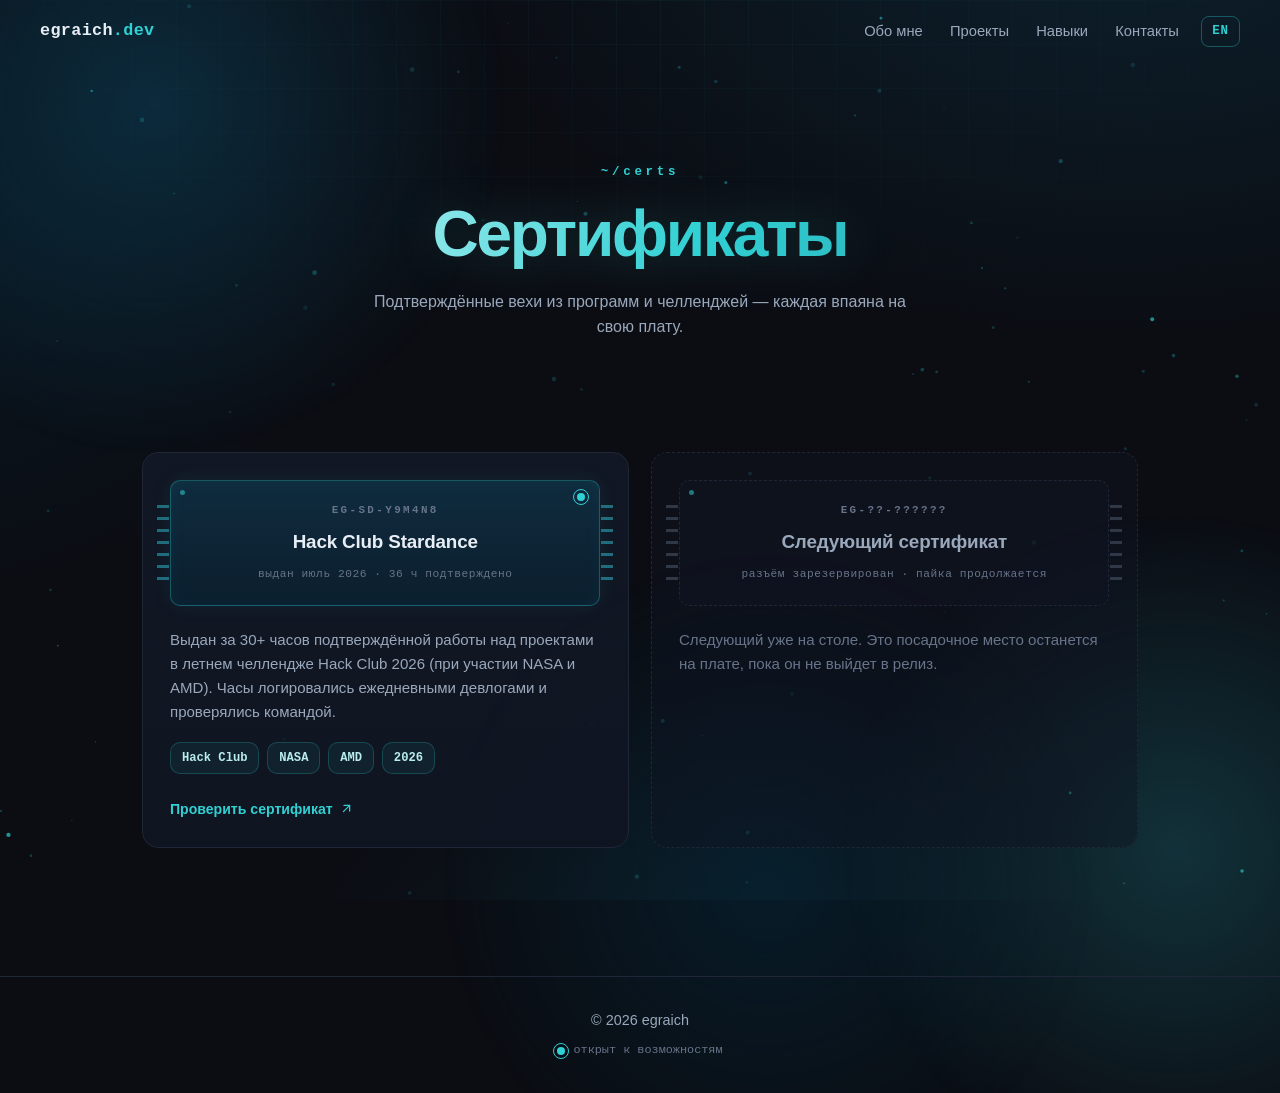
<file: ru/certs/index.html>
<!DOCTYPE html>
<html lang="ru">
<head>
  <meta charset="UTF-8">
  <meta name="viewport" content="width=device-width, initial-scale=1.0">
  <title>Сертификаты — egraich.dev</title>
  <meta name="description" content="Сертификаты egraich — подтверждённые программы и челленджи. Hack Club Stardance (при участии NASA и AMD) и другие.">
  <meta name="author" content="egraich">
  <meta name="theme-color" content="#0b0d13">

  <link rel="canonical" href="https://egraich.dev/ru/certs/">
  <link rel="alternate" hreflang="en" href="https://egraich.dev/certs/">
  <link rel="alternate" hreflang="ru" href="https://egraich.dev/ru/certs/">
  <link rel="alternate" hreflang="x-default" href="https://egraich.dev/certs/">

  <link rel="icon" type="image/png" sizes="32x32" href="/favicon-32.png">
  <link rel="icon" type="image/png" sizes="192x192" href="/favicon-192.png">
  <link rel="apple-touch-icon" href="/apple-touch-icon.jpg">

  <meta property="og:title" content="Сертификаты — egraich.dev">
  <meta property="og:description" content="Подтверждённые сертификаты: Hack Club Stardance (при участии NASA и AMD) и другие.">
  <meta property="og:image" content="https://egraich.dev/preview.jpg">
  <meta property="og:url" content="https://egraich.dev/ru/certs/">
  <meta property="og:type" content="website">
  <meta property="og:locale" content="ru_RU">
  <meta name="twitter:card" content="summary">

  <link rel="stylesheet" href="/style.css">
  <script>document.documentElement.classList.add('js');</script>
</head>
<body>
  <div class="bg-wrap" aria-hidden="true">
    <div class="aurora"><i></i><i></i><i></i></div>
    <canvas id="bg"></canvas>
  </div>
  <div class="bg-grid" aria-hidden="true"></div>
  <div class="scroll-progress" aria-hidden="true"></div>

  <header class="site-header">
    <a class="logo" href="/ru/">egraich<span class="logo-dot">.dev</span></a>
    <nav class="site-nav">
      <a href="/ru/#about">Обо мне</a>
      <a href="/ru/#projects">Проекты</a>
      <a href="/ru/#skills">Навыки</a>
      <a href="/ru/#contact">Контакты</a>
    </nav>
    <a class="lang-switch" href="/certs/" data-lang="en" title="English version">EN</a>
  </header>

  <main>
    <section class="page-hero">
      <p class="page-kicker">~/certs</p>
      <h1 class="page-title" data-decode>Сертификаты</h1>
      <p class="page-sub">Подтверждённые вехи из программ и челленджей — каждая впаяна на свою плату.</p>
    </section>

    <section class="section">
      <div class="certs-grid">

        <article class="card cert-card tilt reveal">
          <div class="tilt-inner">
            <div class="cert-die">
              <span class="pulse cert-led" aria-hidden="true"></span>
              <span class="cert-pin1" aria-hidden="true"></span>
              <span class="cert-part">EG-SD-Y9M4N8</span>
              <h3 class="cert-name">Hack Club Stardance</h3>
              <span class="cert-date">выдан июль 2026 &middot; 36 ч подтверждено</span>
            </div>
            <p class="cert-desc">Выдан за 30+ часов подтверждённой работы над проектами в летнем челлендже Hack Club 2026 (при участии NASA и AMD). Часы логировались ежедневными девлогами и проверялись командой.</p>
            <div class="chip-row">
              <span class="chip">Hack Club</span>
              <span class="chip">NASA</span>
              <span class="chip">AMD</span>
              <span class="chip">2026</span>
            </div>
            <div class="cert-links">
              <a class="project-link" href="https://stardance.hackclub.com/certificate?code=Y9M4N8" target="_blank" rel="noopener">
                Проверить сертификат
                <svg viewBox="0 0 24 24" fill="none" stroke="currentColor" stroke-width="2" stroke-linecap="round" stroke-linejoin="round" aria-hidden="true"><path d="M7 17 17 7"/><path d="M8 7h9v9"/></svg>
              </a>
            </div>
          </div>
          <div class="tilt-glare" aria-hidden="true"></div>
        </article>

        <article class="card cert-card cert-socket tilt reveal d1">
          <div class="tilt-inner">
            <div class="cert-die cert-die-socket">
              <span class="cert-pin1" aria-hidden="true"></span>
              <span class="cert-part">EG-??-??????</span>
              <h3 class="cert-name">Следующий сертификат</h3>
              <span class="cert-date">разъём зарезервирован &middot; пайка продолжается</span>
            </div>
            <p class="cert-desc">Следующий уже на столе. Это посадочное место останется на плате, пока он не выйдет в релиз.</p>
          </div>
          <div class="tilt-glare" aria-hidden="true"></div>
        </article>

      </div>
    </section>
  </main>

  <footer class="site-footer">
    <div class="footer-inner">
      <p class="footer-copy">&copy; <span id="year"></span> egraich</p>
      <p class="footer-status"><span class="pulse"></span>открыт к возможностям</p>
    </div>
  </footer>

  <div class="cursor-ring" aria-hidden="true"></div>
  <div class="cursor-dot" aria-hidden="true"></div>

  <script src="/main.js" defer></script>
</body>
</html>
</file>
<file: style.css>
/* ============================================================
   Per-rule declaration order: position/layout → box model →
   typography → skin → motion. The *-rgb tokens hold the RGB
   triplet of their colour, so translucent variants share one
   source of truth: rgba(var(--accent-rgb), .3)
   ============================================================ */

:root {
  --bg: #0b0d13; --bg-rgb: 11, 13, 19; --border: #1e2637;
  --text: #e8eef6; --text-dim: #9aa8bc; --text-faint: #67748a;
  --accent: #30d0d3; --accent-rgb: 48, 208, 211; --accent-strong: #62e4e7; --accent-ink: #032027;
  --teal: #2691a1; --teal-rgb: 38, 145, 161; --deep-rgb: 14, 65, 89; --deep-2-rgb: 4, 44, 64;
  --card-rgb: 19, 24, 38; --card-2-rgb: 16, 21, 34;
  --glow: 0 0 26px rgba(var(--accent-rgb), .30);
  --glow-soft: 0 0 60px rgba(var(--accent-rgb), .12);
  --radius: 16px; --radius-sm: 10px;
  --font-mono: ui-monospace, "Cascadia Code", "JetBrains Mono", Consolas, monospace;
  --font-sans: -apple-system, "Segoe UI", Roboto, Inter, "Helvetica Neue", Arial, sans-serif;
  --header-h: 64px;
}

* { margin: 0; padding: 0; box-sizing: border-box; }

html { scroll-behavior: smooth; }

body {
  font-family: var(--font-sans); line-height: 1.6; color: var(--text);
  background:
    radial-gradient(1100px 720px at 88% -12%, rgba(var(--deep-rgb), .38), transparent 62%),
    radial-gradient(880px 660px at -12% 24%, rgba(var(--deep-2-rgb), .34), transparent 60%),
    radial-gradient(700px 520px at 55% 112%, rgba(var(--teal-rgb), .10), transparent 60%),
    var(--bg);
  background-attachment: fixed;
  -webkit-font-smoothing: antialiased;
  overflow-x: hidden;
}

::selection { background: rgba(var(--accent-rgb), .28); color: #fff; }

/* scrollbar */
::-webkit-scrollbar { width: 10px; }
::-webkit-scrollbar-track { background: var(--bg); }
::-webkit-scrollbar-thumb { background: #222c40; border-radius: 8px; }
::-webkit-scrollbar-thumb:hover { background: var(--teal); }

a { color: var(--accent); text-decoration: none; }
img { display: block; max-width: 100%; }

/* background fx */
.bg-wrap { position: fixed; inset: 0; z-index: -2; pointer-events: none; }

#bg {
  position: absolute; inset: 0; width: 100%; height: 100%;
  opacity: 0; transition: opacity 1.2s ease;
}

#bg.visible { opacity: 1; }

.bg-grid {
  position: fixed; inset: 0; z-index: -1; pointer-events: none;
  background-image:
    linear-gradient(rgba(var(--accent-rgb), .045) 1px, transparent 1px),
    linear-gradient(90deg, rgba(var(--accent-rgb), .045) 1px, transparent 1px);
  background-size: 44px 44px;
  -webkit-mask-image: radial-gradient(ellipse 90% 60% at 50% 0%, #000 0%, transparent 72%);
  mask-image: radial-gradient(ellipse 90% 60% at 50% 0%, #000 0%, transparent 72%);
}

/* aurora glow — medium tier only (no three.js there). The blobs are
   pre-blurred radial gradients moved by transform, so nothing repaints;
   reduced-motion users land on the low tier and never see them run */
.aurora { position: absolute; inset: 0; display: none; }

html.tier-medium .aurora { display: block; }

.aurora i {
  position: absolute; width: 60vmax; height: 60vmax; border-radius: 50%;
  will-change: transform;
  animation: aurora-drift 80s ease-in-out infinite alternate;
}

.aurora i:nth-child(1) {
  left: -18vmax; top: -22vmax;
  background: radial-gradient(circle, rgba(var(--deep-rgb), .55), rgba(var(--deep-rgb), 0) 65%);
  animation-duration: 74s;
}

.aurora i:nth-child(2) {
  right: -22vmax; bottom: -26vmax;
  background: radial-gradient(circle, rgba(var(--teal-rgb), .28), rgba(var(--teal-rgb), 0) 62%);
  animation-duration: 92s; animation-delay: -30s;
}

.aurora i:nth-child(3) {
  left: 30%; top: 55%;
  background: radial-gradient(circle, rgba(var(--deep-2-rgb), .5), rgba(var(--deep-2-rgb), 0) 60%);
  animation-duration: 110s; animation-delay: -60s;
}

@keyframes aurora-drift {
  from { transform: translate3d(0, 0, 0) rotate(0deg) scale(1); }
  to   { transform: translate3d(9vmax, 6vmax, 0) rotate(40deg) scale(1.18); }
}

/* header */
.site-header {
  position: fixed; top: 0; left: 0; right: 0; z-index: 50;
  display: flex; align-items: center; gap: 1.4rem;
  height: var(--header-h); padding: 0 clamp(1rem, 4vw, 2.5rem);
  border-bottom: 1px solid transparent;
  transition: background .3s ease, border-color .3s ease;
}

.site-header.scrolled {
  background: rgba(var(--bg-rgb), .78);
  backdrop-filter: blur(12px); -webkit-backdrop-filter: blur(12px);
  border-bottom-color: var(--border);
}

/* reading progress — a hairline above the header, scaleX'd from JS;
   no transition so it tracks the scrollbar 1:1 */
.scroll-progress {
  position: fixed; top: 0; left: 0; z-index: 60;
  width: 100%; height: 2px;
  background: linear-gradient(90deg, var(--teal), var(--accent));
  box-shadow: 0 0 10px rgba(var(--accent-rgb), .5);
  transform-origin: 0 50%; transform: scaleX(0);
  pointer-events: none;
}

.logo {
  flex: none; font-family: var(--font-mono); font-size: 1.05rem; font-weight: 700;
  letter-spacing: .02em; color: var(--text);
}

.logo:hover { color: var(--accent-strong); }
.logo-dot { color: var(--accent); }

.site-nav { display: flex; gap: clamp(.9rem, 2.5vw, 1.7rem); margin-left: auto; }

.site-nav a {
  position: relative; padding: .25rem 0;
  font-size: .92rem; font-weight: 500; color: var(--text-dim);
  transition: color .2s ease;
}

.site-nav a::after {
  content: ""; position: absolute; left: 0; right: 100%; bottom: -2px; height: 2px;
  background: var(--accent); box-shadow: var(--glow);
  transition: right .25s ease;
}

.site-nav a:hover, .site-nav a.active { color: var(--text); }
.site-nav a:hover::after, .site-nav a.active::after { right: 0; }

.lang-switch {
  flex: none; padding: .3rem .62rem;
  font-family: var(--font-mono); font-size: .78rem; font-weight: 700; letter-spacing: .08em;
  color: var(--accent); border: 1px solid rgba(var(--accent-rgb), .35); border-radius: 8px;
  transition: background .2s ease, box-shadow .2s ease, transform .2s ease;
}

.lang-switch:hover {
  background: rgba(var(--accent-rgb), .10); box-shadow: var(--glow); transform: translateY(-1px);
}

/* hero */
.hero {
  position: relative; display: flex; flex-direction: column;
  align-items: center; justify-content: center; text-align: center;
  min-height: 100vh; /* fallback for engines without svh */
  min-height: 100svh;
  padding: calc(var(--header-h) + 2rem) 1.25rem 3.5rem;
}

.hero-avatar {
  width: 140px; height: 140px; margin: 0 auto 1.6rem;
  border: 2px solid rgba(var(--accent-rgb), .55); border-radius: 50%;
  box-shadow:
    0 0 0 6px rgba(var(--accent-rgb), .06),
    0 0 34px rgba(var(--accent-rgb), .35);
  animation: avatar-float 5.5s ease-in-out infinite;
}

@keyframes avatar-float {
  0%, 100% { transform: translateY(0); }
  50% { transform: translateY(-7px); }
}

.hero-name {
  padding-bottom: .04em;
  font-size: clamp(3rem, 10vw, 5.4rem); font-weight: 800; letter-spacing: -.035em;
  /* font-metric line-height: a fixed ratio clips the "g" tail with background-clip:text */
  line-height: normal;
  background: linear-gradient(105deg, #ecfeff 8%, var(--accent) 55%, var(--teal) 100%);
  -webkit-background-clip: text; background-clip: text; -webkit-text-fill-color: transparent;
  filter: drop-shadow(0 0 26px rgba(var(--accent-rgb), .22));
}

.hero-role {
  margin-top: .5rem; font-family: var(--font-mono);
  font-size: clamp(.72rem, 2vw, .88rem); font-weight: 600;
  letter-spacing: .34em; text-transform: uppercase; color: var(--accent);
  text-shadow: 0 0 18px rgba(var(--accent-rgb), .45);
}

.hero-tag {
  max-width: 560px; margin: 1.3rem auto 0;
  font-size: clamp(.98rem, 2.4vw, 1.1rem); color: var(--text-dim);
}

.hero-cta {
  display: flex; flex-wrap: wrap; gap: .9rem; justify-content: center; margin-top: 2.2rem;
}

.btn {
  display: inline-flex; align-items: center; gap: .5rem;
  padding: .78rem 1.7rem; font-size: .95rem; font-weight: 700; border-radius: 999px;
  transition: transform .2s ease, box-shadow .25s ease, background .2s ease, border-color .2s ease;
  will-change: transform;
}

.btn-primary {
  color: var(--accent-ink); background: linear-gradient(135deg, var(--accent), var(--teal));
  box-shadow: 0 4px 22px rgba(var(--accent-rgb), .25);
}

.btn-primary:hover {
  transform: translateY(-2px);
  box-shadow: var(--glow), 0 6px 30px rgba(var(--accent-rgb), .35);
}

.btn-ghost {
  color: var(--accent-strong);
  border: 1px solid rgba(var(--accent-rgb), .45); background: rgba(var(--accent-rgb), .04);
}

.btn-ghost:hover {
  background: rgba(var(--accent-rgb), .12); box-shadow: var(--glow-soft); transform: translateY(-2px);
}

.hero-status {
  display: inline-flex; align-items: center; gap: .55rem;
  margin-top: 2.4rem; padding: .42rem 1rem;
  font-family: var(--font-mono); font-size: .78rem; color: var(--text-dim);
  border: 1px solid var(--border); border-radius: 999px;
  background: rgba(var(--card-2-rgb), .55);
}

.pulse {
  position: relative; flex: none; width: 8px; height: 8px;
  border-radius: 50%; background: var(--accent);
}

.pulse::after {
  content: ""; position: absolute; inset: -4px;
  border: 1px solid var(--accent); border-radius: 50%;
  animation: pulse-ring 2s cubic-bezier(.2, .6, .4, 1) infinite;
}

@keyframes pulse-ring {
  0% { transform: scale(.5); opacity: 1; }
  100% { transform: scale(1.7); opacity: 0; }
}

.scroll-hint {
  position: absolute; bottom: 1.6rem; left: 50%; translate: -50% 0;
  font-size: 1.15rem; color: var(--text-faint);
  animation: hint-bounce 2.2s ease-in-out infinite;
}

.scroll-hint:hover { color: var(--accent); }

@keyframes hint-bounce {
  0%, 100% { transform: translateY(0); }
  50% { transform: translateY(7px); }
}

/* sections */
.section {
  max-width: 1060px; margin: 0 auto;
  padding: clamp(3.4rem, 8vw, 6rem) clamp(1.1rem, 4vw, 2rem);
  scroll-margin-top: calc(var(--header-h) + 8px);
}

.section-title {
  display: flex; align-items: baseline; gap: .9rem; margin-bottom: 2.2rem;
  font-size: clamp(1.55rem, 4vw, 2.1rem); font-weight: 800; letter-spacing: -.02em;
}

.section-title .num {
  font-family: var(--font-mono); font-size: .95rem; font-weight: 600; color: var(--accent);
  text-shadow: 0 0 14px rgba(var(--accent-rgb), .5);
}

.section-sub { max-width: 620px; margin: -1.4rem 0 2.2rem; color: var(--text-dim); }

/* cards */
.card {
  position: relative; padding: 1.7rem;
  background: linear-gradient(180deg, rgba(var(--card-rgb), .92), rgba(var(--card-2-rgb), .92));
  border: 1px solid var(--border); border-radius: var(--radius);
  transition: border-color .25s ease, box-shadow .3s ease, transform .25s ease;
}

/* about */
.about-grid { display: grid; grid-template-columns: 1.5fr 1fr; gap: 1.4rem; align-items: stretch; }

.about-bio p + p { margin-top: .95rem; }
.about-bio strong { font-weight: 600; color: var(--accent-strong); }

/* shared heading of the about/skills chip cards */
.about-stack h3, .skill-group h3 {
  margin-bottom: 1rem; font-family: var(--font-mono);
  font-size: .78rem; font-weight: 600; letter-spacing: .18em;
  text-transform: uppercase; color: var(--text-faint);
}

.chip-row { display: flex; flex-wrap: wrap; gap: .5rem; }

.chip {
  display: inline-flex; align-items: center; gap: .45rem; padding: .34rem .68rem;
  font-family: var(--font-mono); font-size: .76rem; font-weight: 600; color: #b9ecec;
  background: rgba(var(--accent-rgb), .07); border: 1px solid rgba(var(--accent-rgb), .22);
  border-radius: var(--radius-sm);
  transition: background .2s ease, border-color .2s ease;
}

.chip:hover { background: rgba(var(--accent-rgb), .14); border-color: rgba(var(--accent-rgb), .5); }

.dot { flex: none; width: 7px; height: 7px; border-radius: 50%; }
.dot-lang { background: var(--accent); box-shadow: 0 0 8px rgba(var(--accent-rgb), .8); }
.dot-hw { background: #e8a33d; box-shadow: 0 0 8px rgba(232, 163, 61, .7); }
.dot-sw { background: #7aa2f7; box-shadow: 0 0 8px rgba(122, 162, 247, .7); }

/* projects */
.projects-grid { display: grid; grid-template-columns: repeat(auto-fit, minmax(290px, 1fr)); gap: 1.4rem; }

.project-card { overflow: hidden; }

.project-card:hover {
  border-color: rgba(var(--accent-rgb), .45); transform: translateY(-4px);
  box-shadow: var(--glow-soft), 0 10px 34px rgba(0, 0, 0, .35);
}

.tilt-inner { will-change: transform; transition: transform .18s ease; }

.project-featured {
  position: absolute; top: 1rem; right: 1rem; z-index: 1; padding: .26rem .7rem;
  font-family: var(--font-mono); font-size: .68rem; font-weight: 700;
  letter-spacing: .1em; text-transform: uppercase; color: var(--accent-ink);
  background: linear-gradient(135deg, var(--accent), var(--teal)); border-radius: 999px;
  box-shadow: 0 0 16px rgba(var(--accent-rgb), .4);
}

.project-icon {
  display: grid; place-items: center; width: 46px; height: 46px; margin-bottom: 1.1rem;
  color: var(--accent); background: rgba(var(--accent-rgb), .09);
  border: 1px solid rgba(var(--accent-rgb), .25); border-radius: 12px;
}

.project-icon svg { width: 24px; height: 24px; }

.project-title { margin-bottom: .5rem; font-size: 1.22rem; font-weight: 700; letter-spacing: -.01em; }
.project-title a { color: var(--text); }
.project-title a:hover { color: var(--accent-strong); }

.project-desc { margin-bottom: 1.1rem; font-size: .94rem; color: var(--text-dim); }
.project-card .chip-row { margin-bottom: 1.25rem; }
.project-links { display: flex; gap: 1.1rem; }

.project-link {
  display: inline-flex; align-items: center; gap: .4rem;
  font-size: .88rem; font-weight: 600; color: var(--accent);
}

.project-link:hover { color: var(--accent-strong); text-shadow: 0 0 14px rgba(var(--accent-rgb), .6); }
.project-link svg { width: 15px; height: 15px; fill: currentColor; }

/* card glare follows pointer (--mx/--my set from JS) */
.tilt-glare {
  position: absolute; inset: 0; border-radius: inherit; pointer-events: none; opacity: 0;
  background: radial-gradient(340px circle at var(--mx, 50%) var(--my, 50%), rgba(var(--accent-rgb), .13), transparent 65%);
  transition: opacity .3s ease;
}

.project-card:hover .tilt-glare { opacity: 1; }

/* skills */
.skills-grid { display: grid; grid-template-columns: repeat(auto-fit, minmax(230px, 1fr)); gap: 1.4rem; }

/* contact */
.contact-actions { display: flex; flex-wrap: wrap; gap: .9rem; margin-bottom: 2.6rem; }

.social-grid {
  display: grid; grid-template-columns: repeat(auto-fill, minmax(64px, 1fr)); gap: .8rem;
  max-width: 620px;
}

.social-item {
  display: grid; place-items: center; aspect-ratio: 1; color: var(--text-dim);
  background: linear-gradient(180deg, rgba(var(--card-rgb), .9), rgba(var(--card-2-rgb), .9));
  border: 1px solid var(--border); border-radius: var(--radius-sm);
  transition: color .2s ease, border-color .2s ease, box-shadow .25s ease, transform .2s ease;
}

.social-item svg { width: 22px; height: 22px; fill: currentColor; }

.social-item:hover {
  color: var(--accent); border-color: rgba(var(--accent-rgb), .5);
  box-shadow: var(--glow-soft); transform: translateY(-3px);
}

/* footer */
.site-footer { margin-top: 2rem; border-top: 1px solid var(--border); }

.footer-inner {
  display: flex; flex-direction: column; align-items: center; gap: .55rem;
  max-width: 1060px; margin: 0 auto; text-align: center;
  padding: 2rem clamp(1.1rem, 4vw, 2rem) 2.2rem;
}

.footer-copy { font-size: .9rem; color: var(--text-dim); }

.footer-status {
  display: inline-flex; align-items: center; gap: .5rem;
  font-family: var(--font-mono); font-size: .74rem; color: var(--text-faint);
}

/* subpage hero (certs) */
.page-hero {
  padding: calc(var(--header-h) + clamp(3.2rem, 9vw, 5.8rem)) clamp(1.1rem, 4vw, 2rem) 1rem;
  text-align: center;
}

.page-kicker {
  display: inline-block; margin-bottom: .9rem;
  font-family: var(--font-mono); font-size: .78rem; font-weight: 600;
  letter-spacing: .3em; color: var(--accent);
  text-shadow: 0 0 18px rgba(var(--accent-rgb), .45);
}

.page-title {
  font-size: clamp(2.5rem, 7.5vw, 4rem); font-weight: 800; letter-spacing: -.035em;
  line-height: normal;
  background: linear-gradient(105deg, #ecfeff 8%, var(--accent) 55%, var(--teal) 100%);
  -webkit-background-clip: text; background-clip: text; -webkit-text-fill-color: transparent;
  filter: drop-shadow(0 0 26px rgba(var(--accent-rgb), .22));
}

.page-sub { max-width: 560px; margin: 1.1rem auto 0; color: var(--text-dim); }

/* certs — certificates drawn as IC packages: a die with DIP pins
   on both flanks, a pin-1 dot, a status LED and a part number */
.certs-grid { display: grid; grid-template-columns: repeat(auto-fit, minmax(300px, 1fr)); gap: 1.4rem; }

.cert-card { display: flex; flex-direction: column; }

.cert-card:hover {
  border-color: rgba(var(--accent-rgb), .45); transform: translateY(-4px);
  box-shadow: var(--glow-soft), 0 10px 34px rgba(0, 0, 0, .35);
}

.cert-card .tilt-inner { display: flex; flex-direction: column; flex: 1; }

.cert-die {
  position: relative; margin-bottom: 1.4rem; padding: 1.3rem 2.2rem;
  text-align: center;
  background: linear-gradient(180deg, rgba(var(--deep-rgb), .5), rgba(var(--deep-2-rgb), .38));
  border: 1px solid rgba(var(--accent-rgb), .32); border-radius: 10px;
  box-shadow: 0 0 20px rgba(var(--accent-rgb), .08), inset 0 0 18px rgba(var(--accent-rgb), .05);
  transition: border-color .25s ease, box-shadow .3s ease;
}

/* DIP pins — repeating strips on both flanks of the die */
.cert-die::before, .cert-die::after {
  content: ""; position: absolute; top: 50%; width: 12px; height: 62%;
  transform: translateY(-50%);
  background: repeating-linear-gradient(180deg, rgba(var(--teal-rgb), .7) 0 3px, transparent 3px 12px);
  pointer-events: none;
}

.cert-die::before { left: -14px; }
.cert-die::after { right: -14px; }

.cert-card:hover .cert-die {
  border-color: rgba(var(--accent-rgb), .65);
  box-shadow: var(--glow), inset 0 0 18px rgba(var(--accent-rgb), .08);
}

.cert-card:hover .cert-die::before, .cert-card:hover .cert-die::after {
  background: repeating-linear-gradient(180deg, rgba(var(--accent-rgb), .9) 0 3px, transparent 3px 12px);
}

/* pin-1 marker + status LED, like on a real package */
.cert-pin1 {
  position: absolute; top: 9px; left: 9px; width: 5px; height: 5px;
  border-radius: 50%; background: rgba(var(--accent-rgb), .55);
}

.cert-led { position: absolute; top: 12px; right: 14px; }

.cert-part {
  display: block; margin-bottom: .5rem;
  font-family: var(--font-mono); font-size: .68rem; font-weight: 600;
  letter-spacing: .22em; color: var(--text-faint);
}

.cert-name { font-size: 1.18rem; font-weight: 700; letter-spacing: -.01em; color: var(--text); }

.cert-date {
  display: block; margin-top: .55rem;
  font-family: var(--font-mono); font-size: .7rem; letter-spacing: .05em; color: var(--text-faint);
}

.cert-desc { margin-bottom: 1.1rem; font-size: .94rem; color: var(--text-dim); }

.cert-card .chip-row { margin-bottom: 1.25rem; }

.cert-links { display: flex; margin-top: auto; padding-top: .2rem; }

.cert-links .project-link svg { fill: none; }

/* unpopulated socket — reserved footprint for the next certificate */
.cert-socket { border-style: dashed; background: rgba(var(--card-2-rgb), .45); }

.cert-socket:hover {
  border-color: var(--border); transform: none; box-shadow: none;
}

.cert-die-socket {
  border-style: dashed; border-color: var(--border);
  background: rgba(var(--card-2-rgb), .5); box-shadow: none;
}

.cert-die-socket::before, .cert-die-socket::after {
  background: repeating-linear-gradient(180deg, rgba(103, 116, 138, .4) 0 3px, transparent 3px 12px);
}

.cert-die-socket .cert-name { color: var(--text-dim); }

.cert-socket .cert-desc { color: var(--text-faint); }

/* 404 — a sonar sweep behind the missing code */
.nf-hero {
  position: relative; display: flex; flex-direction: column;
  align-items: center; justify-content: center; text-align: center;
  min-height: 100vh; /* fallback for engines without svh */
  min-height: 100svh;
  padding: calc(var(--header-h) + 2rem) 1.25rem 3rem;
}

.nf-stage { position: relative; display: grid; place-items: center; margin-bottom: .5rem; }

.nf-code {
  position: relative; z-index: 1;
  font-family: var(--font-mono); font-size: clamp(5rem, 20vw, 10rem); font-weight: 800;
  letter-spacing: -.04em; line-height: normal;
  background: linear-gradient(105deg, #ecfeff 8%, var(--accent) 55%, var(--teal) 100%);
  -webkit-background-clip: text; background-clip: text; -webkit-text-fill-color: transparent;
  filter: drop-shadow(0 0 30px rgba(var(--accent-rgb), .25));
}

.nf-ring {
  position: absolute; left: 50%; top: 50%; translate: -50% -50%;
  width: 190px; height: 190px;
  border: 1px solid rgba(var(--accent-rgb), .5); border-radius: 50%;
  opacity: 0; animation: nf-ping 3s cubic-bezier(.2, .6, .4, 1) infinite;
  pointer-events: none;
}

.nf-ring.r2 { animation-delay: 1s; }
.nf-ring.r3 { animation-delay: 2s; }

@keyframes nf-ping {
  0% { transform: scale(.3); opacity: 0; }
  10% { opacity: .7; }
  100% { transform: scale(2.4); opacity: 0; }
}

.nf-title { font-size: clamp(1.5rem, 4.5vw, 2.2rem); font-weight: 800; letter-spacing: -.02em; }

.nf-text { max-width: 460px; margin: .8rem auto 0; color: var(--text-dim); }

.nf-path { margin-top: 1.1rem; font-family: var(--font-mono); font-size: .78rem; color: var(--text-faint); }

.nf-path code {
  display: inline-block; max-width: min(420px, 82vw); padding: .12rem .45rem;
  color: var(--text-dim); overflow-wrap: anywhere; text-align: left;
  background: rgba(var(--card-2-rgb), .6); border: 1px solid var(--border); border-radius: 6px;
}

.nf-actions { display: flex; flex-wrap: wrap; gap: .9rem; justify-content: center; margin-top: 2.1rem; }

.nf-cat { margin-top: 2.2rem; font-family: var(--font-mono); font-size: .76rem; color: var(--text-faint); transition: color .2s ease; }

.nf-cat:hover { color: var(--accent); }

/* scroll reveal */
html.js .reveal {
  opacity: 0; transform: translateY(26px);
  transition: opacity .7s cubic-bezier(.2, .65, .3, 1), transform .7s cubic-bezier(.2, .65, .3, 1);
}

html.js .reveal.in { opacity: 1; transform: none; }
html.js .reveal.d1 { transition-delay: .08s; }
html.js .reveal.d2 { transition-delay: .16s; }

/* custom cursor (high tier only) */
.cursor-dot, .cursor-ring {
  position: fixed; top: 0; left: 0; z-index: 999; border-radius: 50%;
  opacity: 0; translate: -50% -50%; pointer-events: none;
}

html.cursor-fx .cursor-dot, html.cursor-fx .cursor-ring { opacity: 1; }
html.cursor-fx, html.cursor-fx * { cursor: none !important; }

.cursor-dot {
  width: 7px; height: 7px; background: var(--accent);
  box-shadow: 0 0 12px rgba(var(--accent-rgb), .9);
}

.cursor-ring {
  width: 34px; height: 34px; border: 1.5px solid rgba(var(--accent-rgb), .55);
  transition: width .2s ease, height .2s ease, border-color .2s ease, background .2s ease;
}

.cursor-ring.hover {
  width: 52px; height: 52px; border-color: rgba(var(--accent-rgb), .9);
  background: rgba(var(--accent-rgb), .07);
}

/* responsive */
@media (max-width: 860px) {
  .about-grid { grid-template-columns: 1fr; }
}

@media (max-width: 640px) {
  .site-header { gap: .8rem; }
  .site-nav { gap: .75rem; }
  .site-nav a { font-size: .8rem; }
  .logo { font-size: .92rem; }
  .hero-avatar { width: 120px; height: 120px; }
  .hero-status { margin-top: 1.9rem; }
  .scroll-hint { display: none; }
}

/* reduced motion */
@media (prefers-reduced-motion: reduce) {
  html { scroll-behavior: auto; }
  *, *::before, *::after {
    animation-duration: .001s !important;
    animation-iteration-count: 1 !important;
    transition-duration: .001s !important;
  }
  html.js .reveal { opacity: 1; transform: none; }
  .hero-avatar { animation: none; }
  .scroll-hint { animation: none; }
}
</file>
